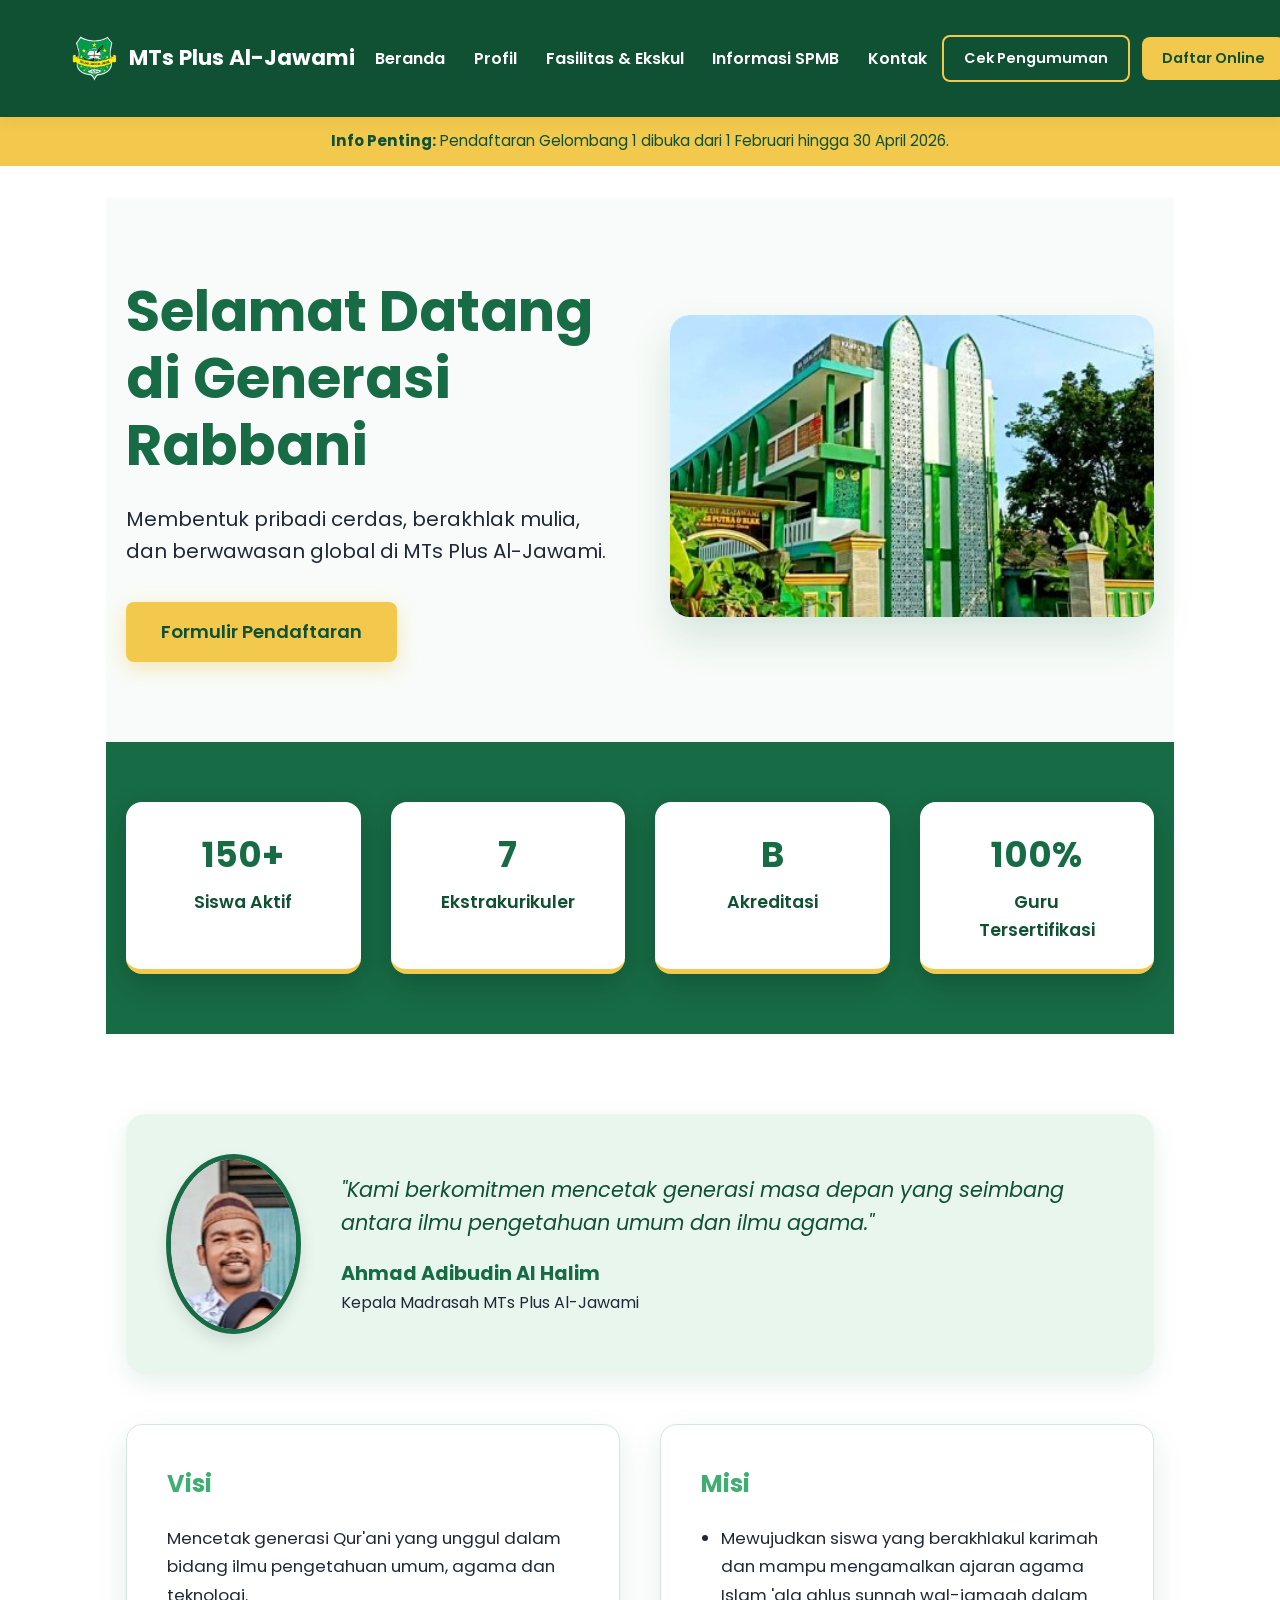
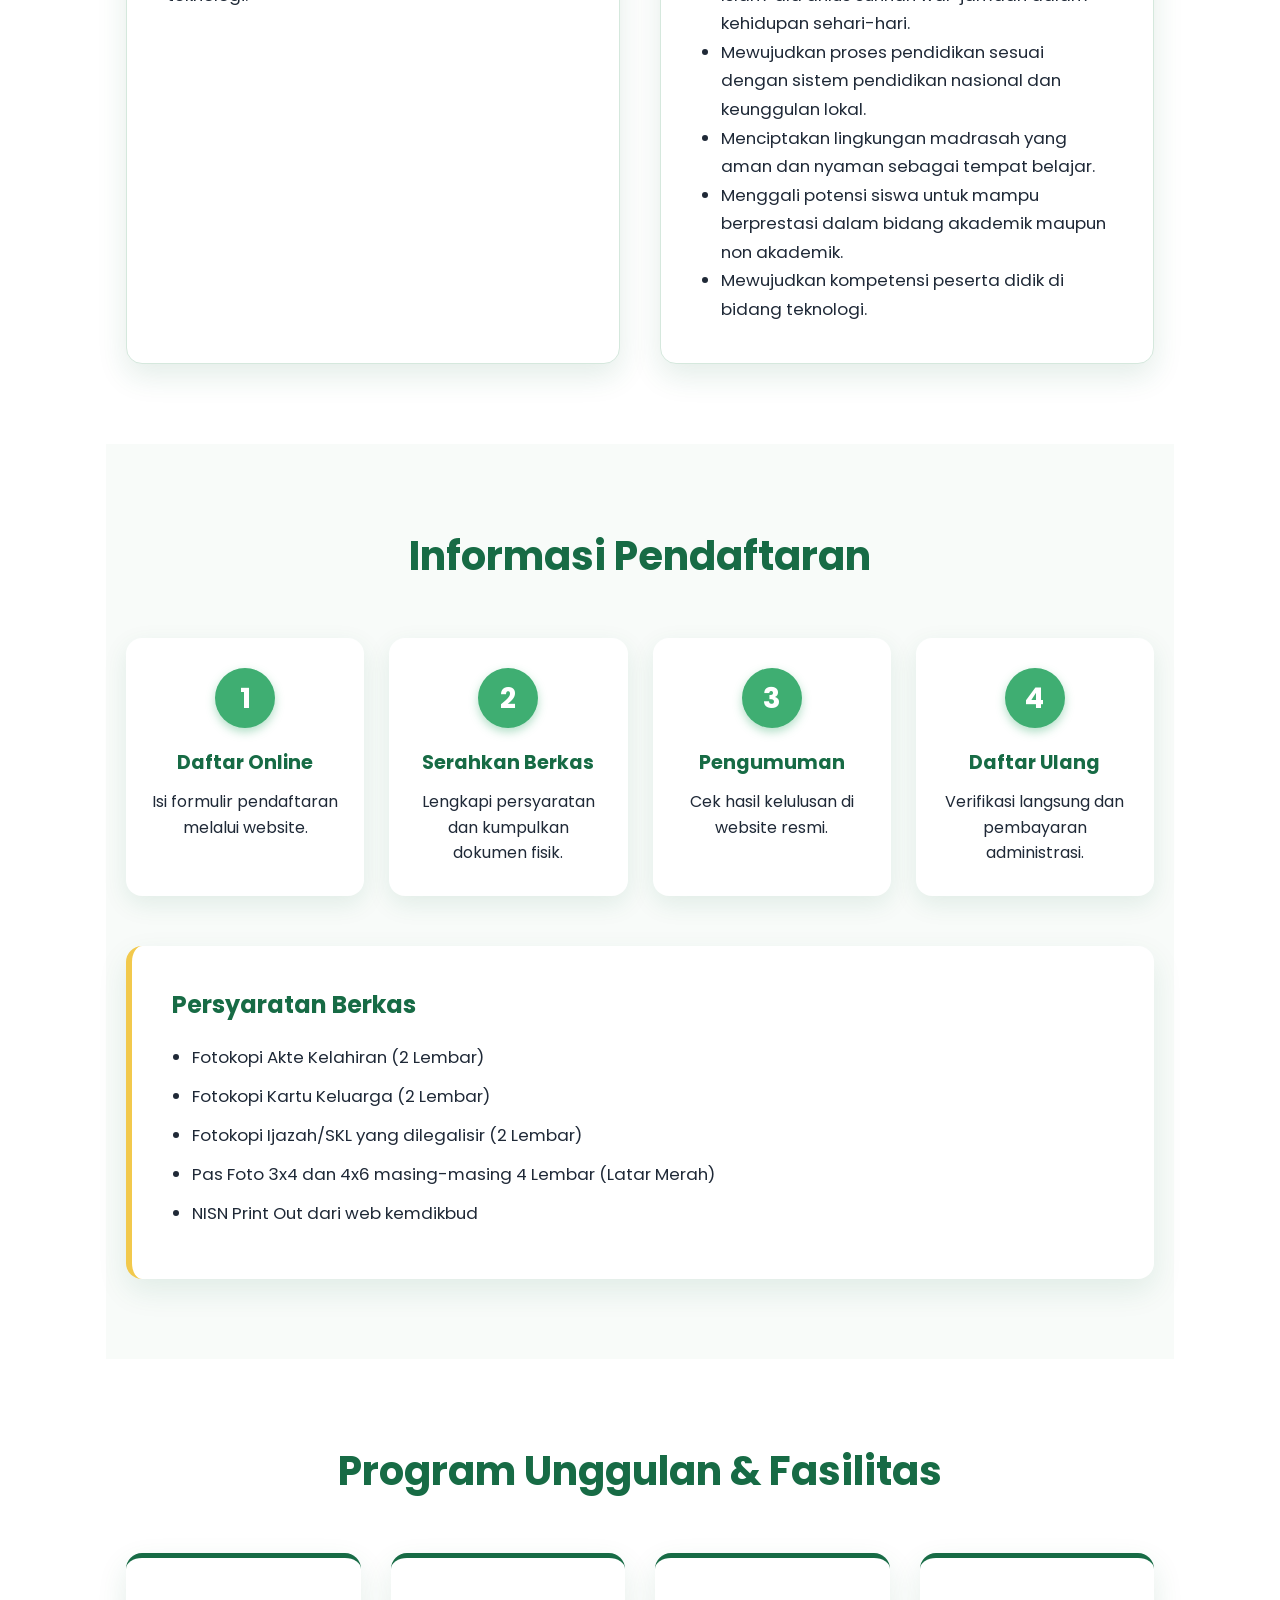
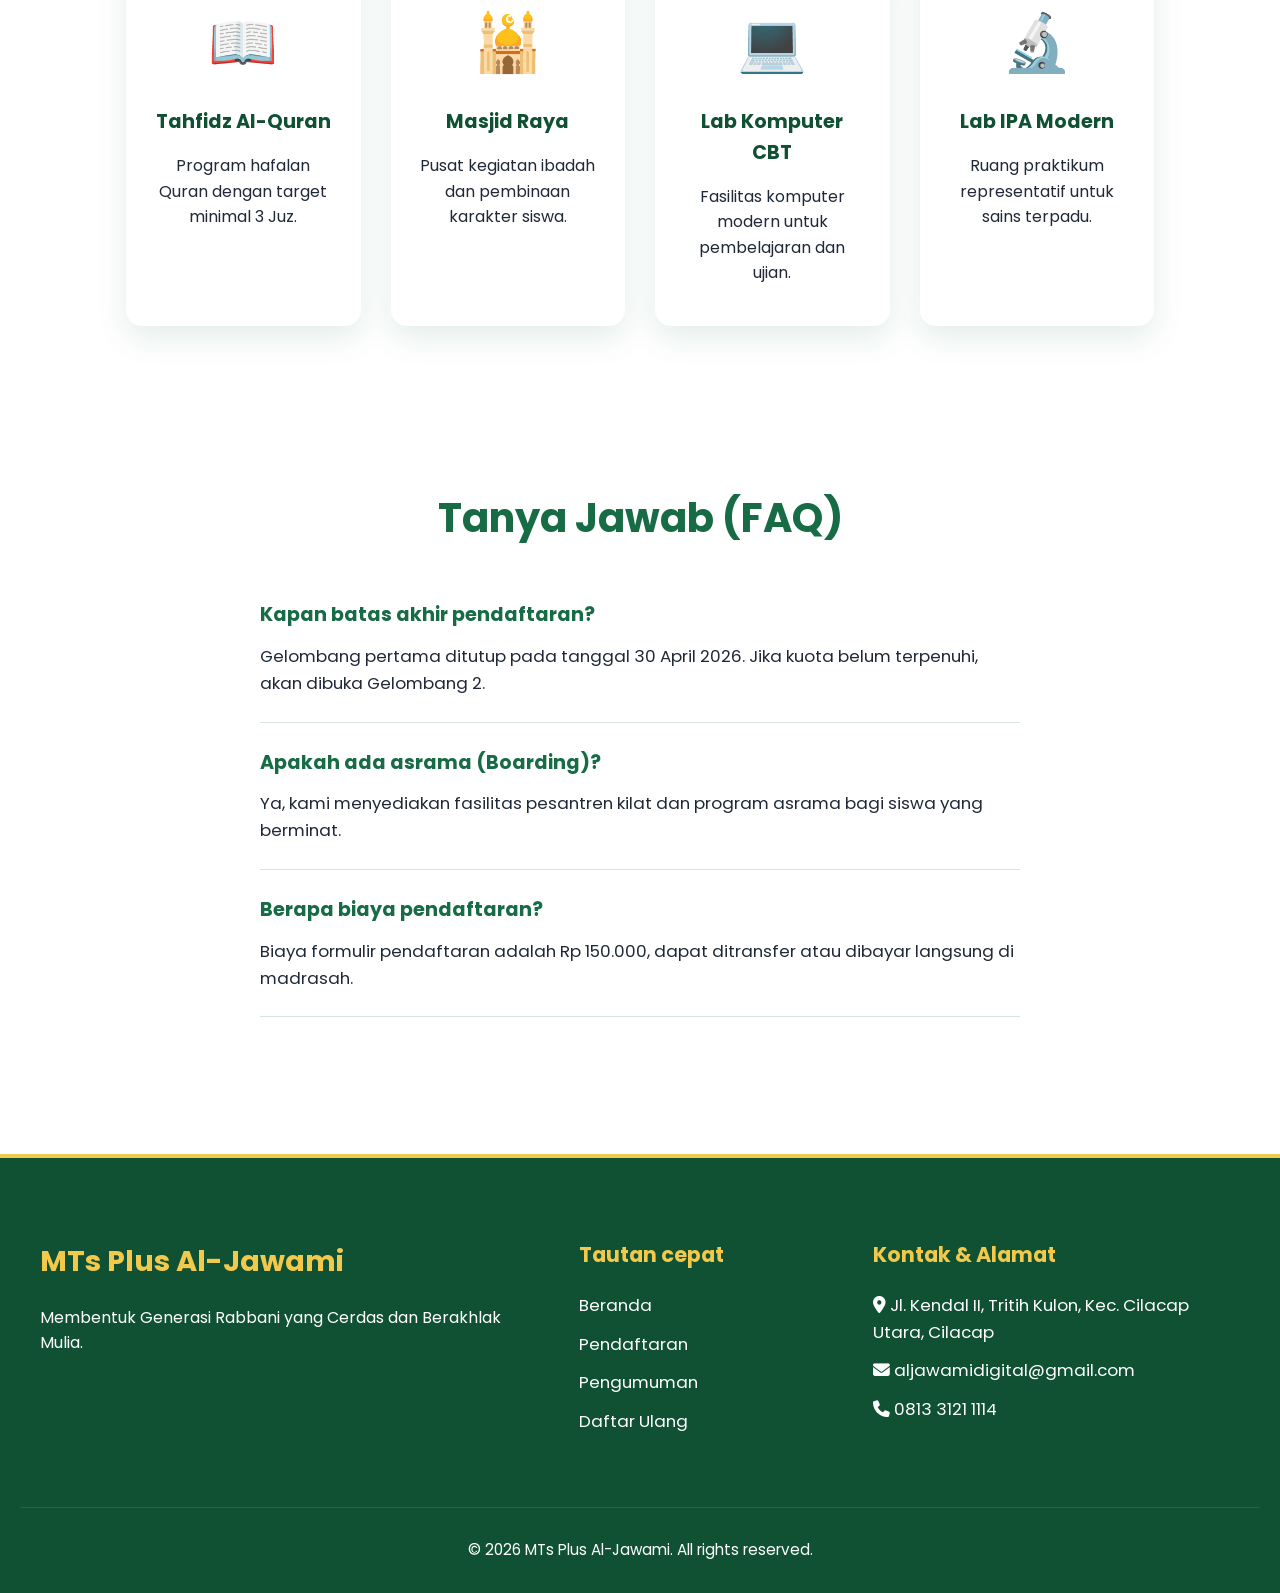
<file: index.html>
<!doctype html>
<html lang="id">

<head>
  <meta charset="UTF-8" />
  <meta name="viewport" content="width=device-width, initial-scale=1.0" />
  <title>SPMB MTs Plus Al-Jawami</title>
  <!-- Font Poppins -->
  <link href="https://fonts.googleapis.com/css2?family=Poppins:wght@300;400;600;700&display=swap" rel="stylesheet">
  <!-- Bootsrap icon -->
  <link rel="stylesheet" href="https://cdnjs.cloudflare.com/ajax/libs/font-awesome/6.5.1/css/all.min.css"
    integrity="sha512-DTOQO9RWCH3ppGqcWaEA1BIZOC6xxalwEsw9c2QQeAIftl+Vegovlnee1c9QX4TctnWMn13TZye+giMm8e2LwA=="
    crossorigin="anonymous" referrerpolicy="no-referrer" />
  <!-- <link rel="stylesheet" href="https://jsdelivr.net"> -->
  <link rel="stylesheet" href="style.css" />
</head>

<body class="spmb-landing">
  <!-- Header & Navbar -->
  <header class="landing-header">
    <nav class="landing-nav">
      <div class="landing-brand">
        <img src="assets/img/logo.png" alt="Logo MTs Plus Al-Jawami" class="landing-logo">
        <span>MTs Plus Al-Jawami</span>
      </div>
      <ul class="landing-menu">
        <li><a href="index.html">Beranda</a></li>
        <li><a href="#profil">Profil</a></li>
        <li><a href="#fasilitas">Fasilitas & Ekskul</a></li>
        <li><a href="#spmb">Informasi SPMB</a></li>
        <li><a href="#footer">Kontak</a></li>
      </ul>
      <div class="landing-cta">
        <a href="pengumuman.html" class="btn-secondary">Cek Pengumuman</a>
        <a href="daftar.html" class="btn-primary">Daftar Online</a>
      </div>
    </nav>
  </header>

  <!-- Quick Alert -->
  <div class="landing-alert">
    <strong>Info Penting:</strong> Pendaftaran Gelombang 1 dibuka dari 1 Februari hingga 30 April 2026.
  </div>

  <main class="landing-main">
    <!-- Hero Section (Split Layout) -->
    <section class="landing-hero">
      <div class="hero-container">
        <div class="hero-content">
          <h1>Selamat Datang di Generasi Rabbani</h1>
          <p>Membentuk pribadi cerdas, berakhlak mulia, dan berwawasan global di MTs Plus Al-Jawami.</p>
          <a href="daftar.html" class="hero-btn">Formulir Pendaftaran</a>
        </div>
        <div class="hero-image">
          <img src="assets/img/hero.jpeg" alt="Siswa MTs Plus Al-Jawami" />
        </div>
      </div>
    </section>

    <!-- Statistics Cards Section -->
    <section class="landing-stats-section">
      <div class="landing-stats">
        <div class="stat-card">
          <h3>150+</h3>
          <p>Siswa Aktif</p>
        </div>
        <div class="stat-card">
          <h3>7</h3>
          <p>Ekstrakurikuler</p>
        </div>
        <div class="stat-card">
          <h3>B</h3>
          <p>Akreditasi</p>
        </div>
        <div class="stat-card">
          <h3>100%</h3>
          <p>Guru Tersertifikasi</p>
        </div>
      </div>
    </section>

    <!-- Profile & Headmaster Welcome Section -->
    <section id="profil" class="landing-profil">
      <div class="headmaster-profile">
        <img src="assets/img/kepsek.jpeg" alt="Foto Kepala Madrasah" class="headmaster-photo">
        <div class="headmaster-text">
          <blockquote>"Kami berkomitmen mencetak generasi masa depan yang seimbang antara ilmu pengetahuan umum dan ilmu
            agama."</blockquote>
          <h4>Ahmad Adibudin Al Halim</h4>
          <p>Kepala Madrasah MTs Plus Al-Jawami</p>
        </div>
      </div>
      <div class="vision-mission">
        <div class="vm-card">
          <h3>Visi</h3>
          <p>Mencetak generasi Qur'ani yang unggul dalam bidang ilmu pengetahuan umum, agama dan teknologi.</p>
        </div>
        <div class="vm-card">
          <h3>Misi</h3>
          <ul>
            <li>Mewujudkan siswa yang berakhlakul karimah dan mampu mengamalkan ajaran agama Islam 'ala ahlus sunnah
              wal-jamaah dalam kehidupan sehari-hari.</li>
            <li>Mewujudkan proses pendidikan sesuai dengan sistem pendidikan nasional dan keunggulan lokal.</li>
            <li>Menciptakan lingkungan madrasah yang aman dan nyaman sebagai tempat belajar.</li>
            <li>Menggali potensi siswa untuk mampu berprestasi dalam bidang akademik maupun non akademik.</li>
            <li>Mewujudkan kompetensi peserta didik di bidang teknologi.</li>
          </ul>
        </div>
      </div>
    </section>

    <!-- SPMB Information & Registration Flow -->
    <section id="spmb" class="landing-spmb-section">
      <div class="landing-spmb-container">
        <h2>Informasi Pendaftaran</h2>
        <div class="spmb-flow">
          <div class="flow-step">
            <div class="step-number">1</div>
            <h4>Daftar Online</h4>
            <p>Isi formulir pendaftaran melalui website.</p>
          </div>
          <div class="flow-step">
            <div class="step-number">2</div>
            <h4>Serahkan Berkas</h4>
            <p>Lengkapi persyaratan dan kumpulkan dokumen fisik.</p>
          </div>
          <div class="flow-step">
            <div class="step-number">3</div>
            <h4>Pengumuman</h4>
            <p>Cek hasil kelulusan di website resmi.</p>
          </div>
          <div class="flow-step">
            <div class="step-number">4</div>
            <h4>Daftar Ulang</h4>
            <p>Verifikasi langsung dan pembayaran administrasi.</p>
          </div>
        </div>

        <div class="spmb-requirements">
          <h3>Persyaratan Berkas</h3>
          <ul>
            <li>Fotokopi Akte Kelahiran (2 Lembar)</li>
            <li>Fotokopi Kartu Keluarga (2 Lembar)</li>
            <li>Fotokopi Ijazah/SKL yang dilegalisir (2 Lembar)</li>
            <li>Pas Foto 3x4 dan 4x6 masing-masing 4 Lembar (Latar Merah)</li>
            <li>NISN Print Out dari web kemdikbud</li>
          </ul>
        </div>
      </div>
    </section>

    <!-- Featured Programs & Facilities Section -->
    <section id="fasilitas" class="landing-facilities">
      <h2>Program Unggulan & Fasilitas</h2>
      <div class="facilities-grid">
        <div class="facility-card">
          <div class="icon">📖</div>
          <h4>Tahfidz Al-Quran</h4>
          <p>Program hafalan Quran dengan target minimal 3 Juz.</p>
        </div>
        <div class="facility-card">
          <div class="icon">🕌</div>
          <h4>Masjid Raya</h4>
          <p>Pusat kegiatan ibadah dan pembinaan karakter siswa.</p>
        </div>
        <div class="facility-card">
          <div class="icon">💻</div>
          <h4>Lab Komputer CBT</h4>
          <p>Fasilitas komputer modern untuk pembelajaran dan ujian.</p>
        </div>
        <div class="facility-card">
          <div class="icon">🔬</div>
          <h4>Lab IPA Modern</h4>
          <p>Ruang praktikum representatif untuk sains terpadu.</p>
        </div>
      </div>
    </section>

    <!-- FAQ Section -->
    <section id="faq" class="landing-faq">
      <h2>Tanya Jawab (FAQ)</h2>
      <div class="faq-item">
        <h4>Kapan batas akhir pendaftaran?</h4>
        <p>Gelombang pertama ditutup pada tanggal 30 April 2026. Jika kuota belum terpenuhi, akan dibuka Gelombang 2.
        </p>
      </div>
      <div class="faq-item">
        <h4>Apakah ada asrama (Boarding)?</h4>
        <p>Ya, kami menyediakan fasilitas pesantren kilat dan program asrama bagi siswa yang berminat.</p>
      </div>
      <div class="faq-item">
        <h4>Berapa biaya pendaftaran?</h4>
        <p>Biaya formulir pendaftaran adalah Rp 150.000, dapat ditransfer atau dibayar langsung di madrasah.</p>
      </div>
    </section>
  </main>

  <!-- Footer -->
  <footer id="footer" class="landing-footer">
    <div class="footer-container">
      <div class="footer-identity">
        <h3>MTs Plus Al-Jawami</h3>
        <p>Membentuk Generasi Rabbani yang Cerdas dan Berakhlak Mulia.</p>
      </div>
      <div class="footer-links">
        <h4>Tautan cepat</h4>
        <ul>
          <li><a href="index.html">Beranda</a></li>
          <li><a href="daftar.html">Pendaftaran</a></li>
          <li><a href="pengumuman.html">Pengumuman</a></li>
          <li><a href="daftar_ulang.html">Daftar Ulang</a></li>
        </ul>
      </div>
      <div class="footer-contact">
        <h4>Kontak & Alamat</h4>
        <p><i class="fa-solid fa-location-dot"></i>
          Jl. Kendal II, Tritih Kulon, Kec. Cilacap Utara, Cilacap</p>
        <p><i class="fa-solid fa-envelope"></i> aljawamidigital@gmail.com</p>
        <p><i class="fa-solid fa-phone"></i> 0813 3121 1114</p>
      </div>
    </div>
    <div class="footer-bottom">
      <p>&copy; 2026 MTs Plus Al-Jawami. All rights reserved.</p>
    </div>
  </footer>
</body>

</html>
</file>
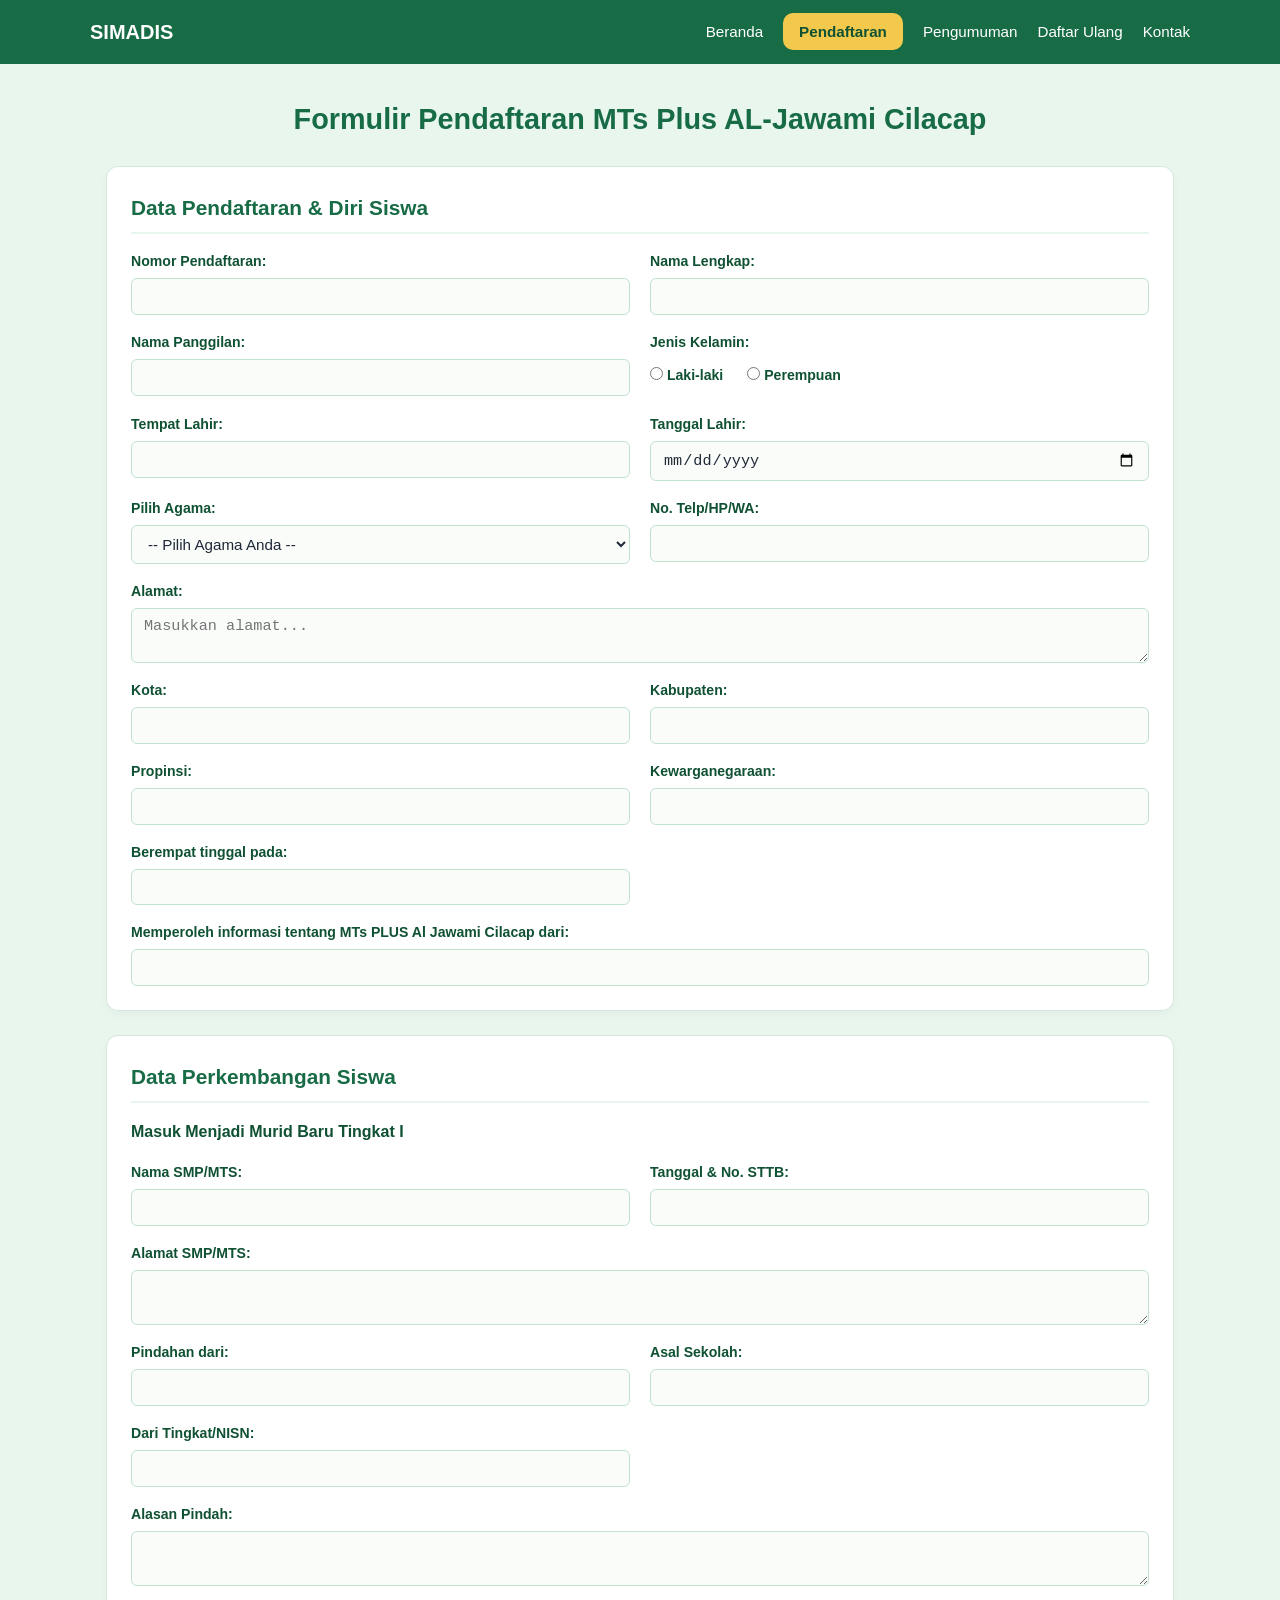
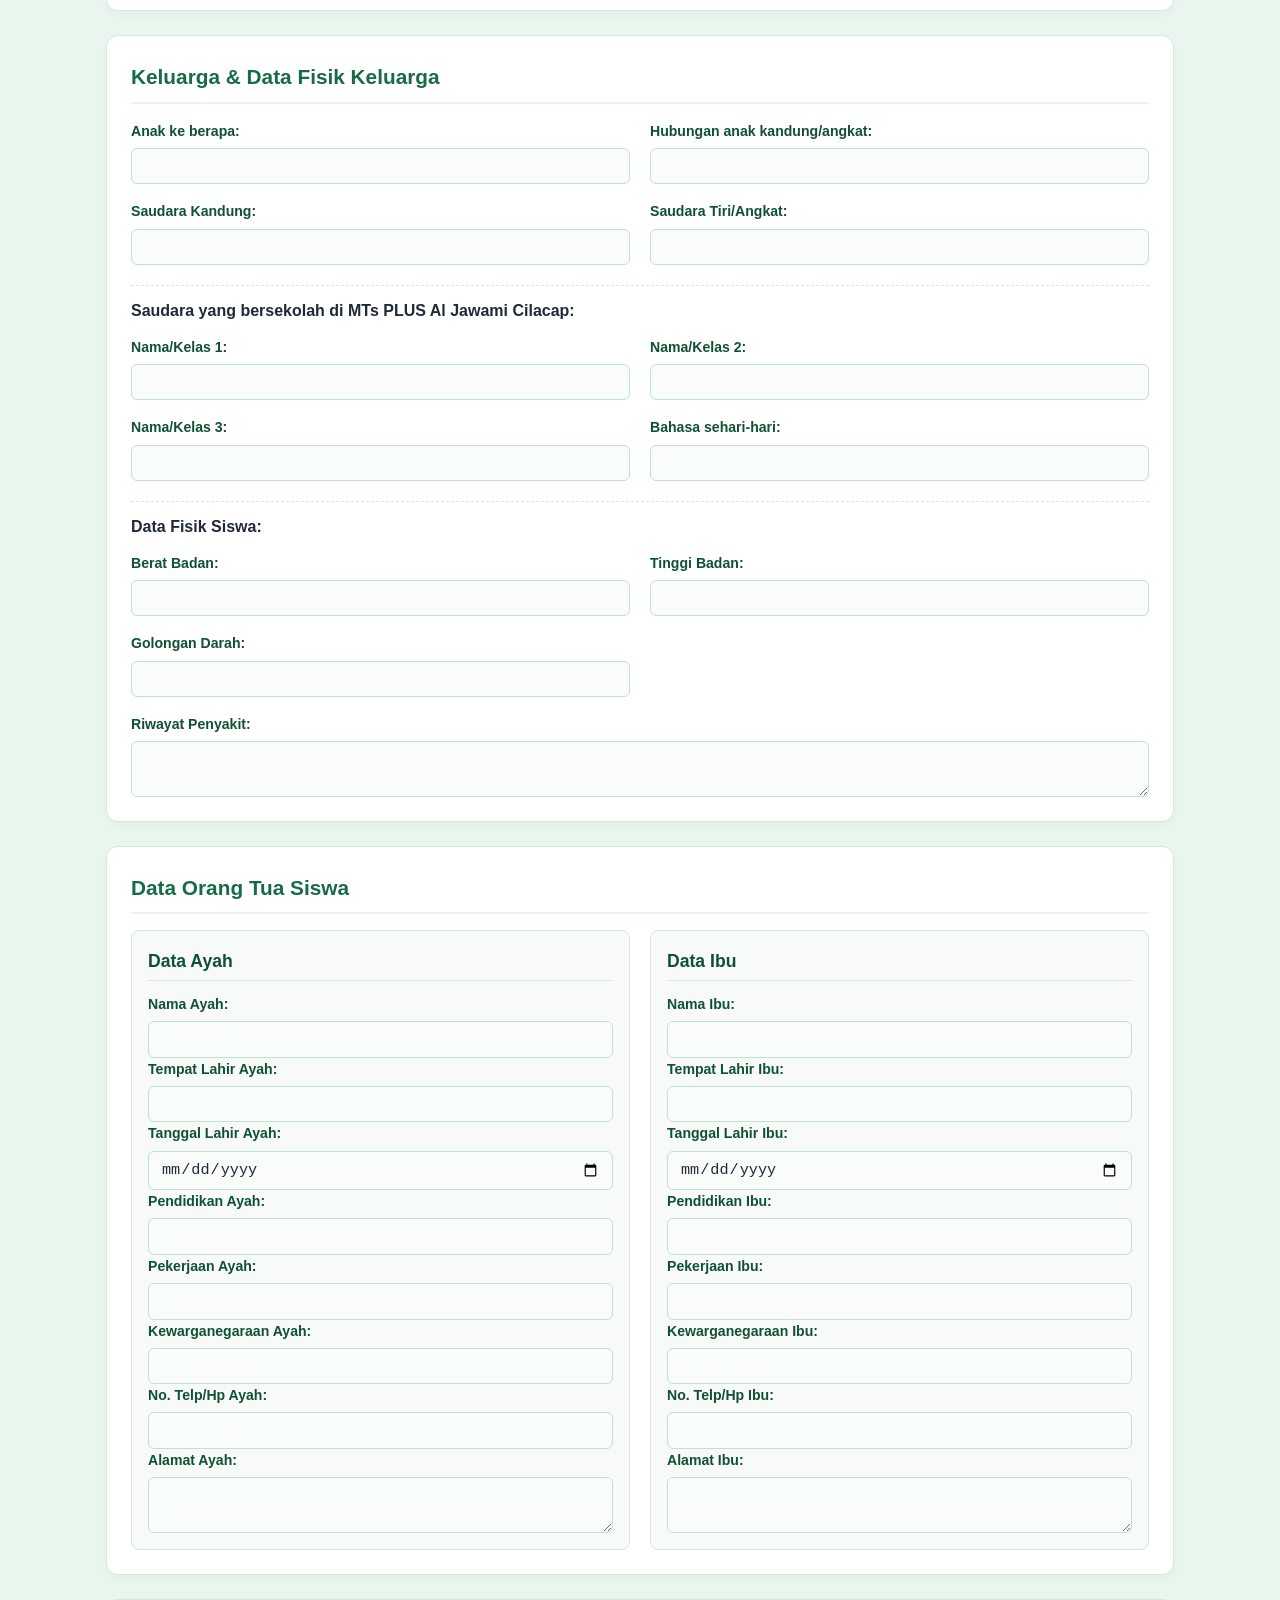
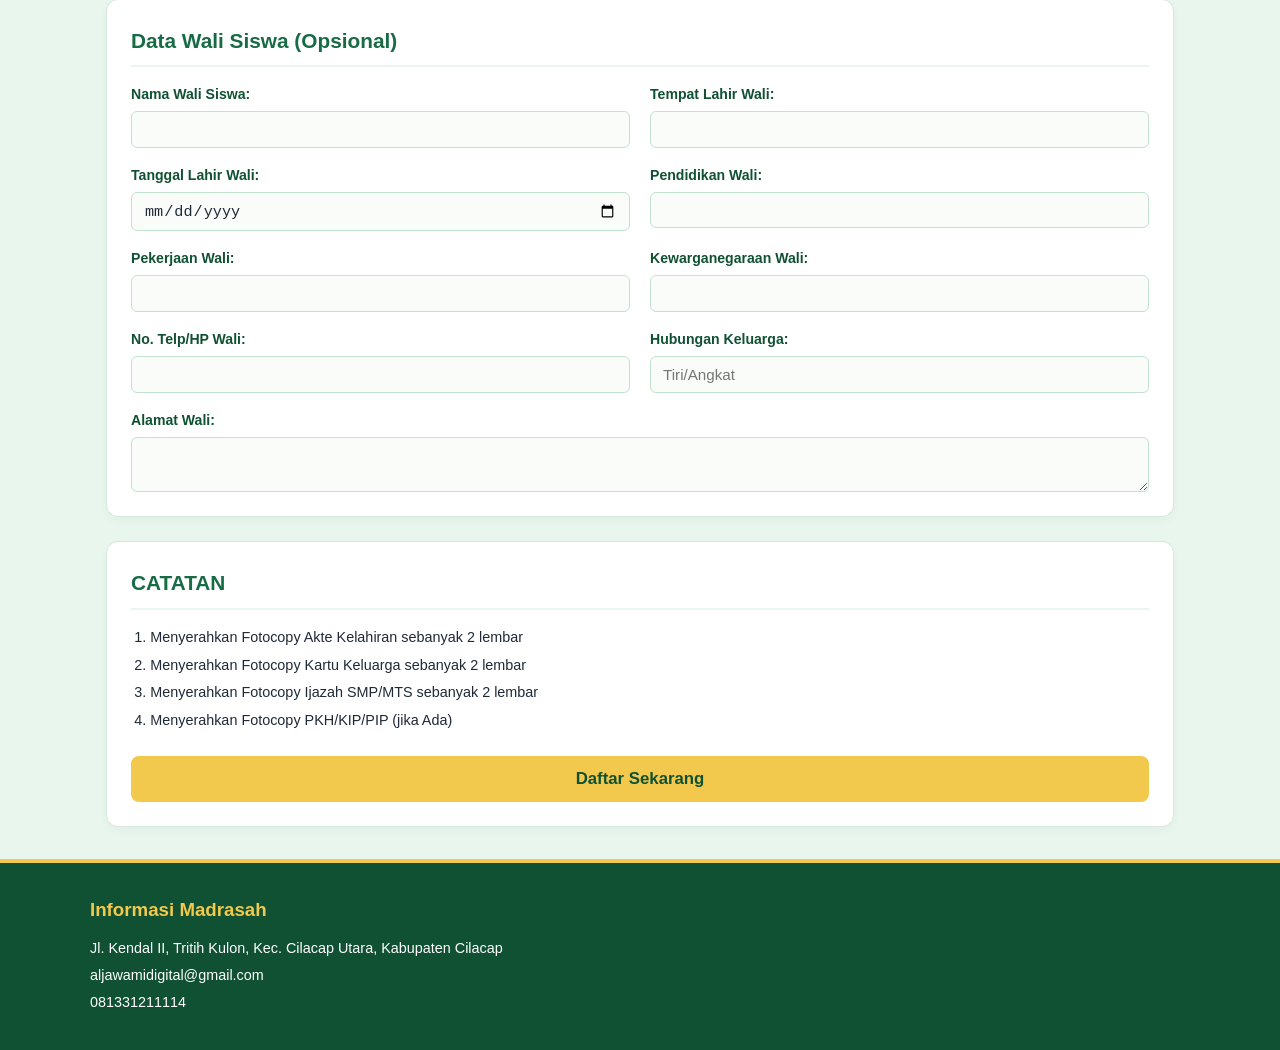
<file: daftar.html>
<!doctype html>
<html lang="en">
  <head>
    <meta charset="UTF-8" />
    <meta name="viewport" content="width=device-width, initial-scale=1.0" />
    <title>Form Pendaftaran</title>
    <link rel="stylesheet" href="style.css" />
  </head>
  <body>
    <header>
      <nav>
        <div class="brand">SIMADIS</div>
        <ul>
          <li><a href="index.html">Beranda</a></li>
          <li><a href="daftar.html" id="daftar">Pendaftaran</a></li>
          <li><a href="pengumuman.html">Pengumuman</a></li>
          <li><a href="#">Daftar Ulang</a></li>
          <li><a href="#">Kontak</a></li>
        </ul>
      </nav>
    </header>
    <main>
      <section class="form-container">
        <div class="head-form">
          <h1>Formulir Pendaftaran MTs Plus AL-Jawami Cilacap</h1>
        </div>

        <form action="/submit_daftar.html" method="post">
          
          <!-- SEKSI 1: DATA UTAMA -->
          <div class="form-card">
            <h2>Data Pendaftaran & Diri Siswa</h2>
            <div class="form-grid">
              
              <div class="form-group">
                <label for="no_daftar">Nomor Pendaftaran:</label>
                <input type="number" id="no_daftar" name="no_daftar" required min="1" />
              </div>

              <div class="form-group">
                <label for="nama">Nama Lengkap:</label>
                <input type="text" id="nama" name="nama" required />
              </div>

              <div class="form-group">
                <label for="namaPanggilan">Nama Panggilan:</label>
                <input type="text" id="namaPanggilan" name="namaPanggilan" required />
              </div>

              <div class="form-group">
                <label>Jenis Kelamin:</label>
                <div class="radio-inline">
                  <label for="jkL"><input type="radio" name="jk" id="jkL" value="Laki-laki" /> Laki-laki</label>
                  <label for="jkP"><input type="radio" name="jk" id="jkP" value="Perempuan" /> Perempuan</label>
                </div>
              </div>

              <div class="form-group">
                <label for="tmpLahir">Tempat Lahir:</label>
                <input type="text" id="tmpLahir" name="tmpLahir" required />
              </div>

              <div class="form-group">
                <label for="tglLahir">Tanggal Lahir:</label>
                <input type="date" name="tglLahir" id="tglLahir" />
              </div>

              <div class="form-group">
                <label for="agama">Pilih Agama:</label>
                <select id="agama" name="agama" required>
                  <option value="" disabled selected>-- Pilih Agama Anda --</option>
                  <option value="islam">Islam</option>
                  <option value="kristen">Kristen</option>
                  <option value="katolik">Katolik</option>
                  <option value="hindu">Hindu</option>
                  <option value="buddha">Buddha</option>
                  <option value="khonghucu">Khonghucu</option>
                </select>
              </div>

              <div class="form-group">
                <label for="noTelp">No. Telp/HP/WA:</label>
                <input type="text" id="noTelp" name="noTelp" required />
              </div>

              <div class="form-group full-width">
                <label for="alamat">Alamat:</label>
                <textarea name="alamat" id="alamat" placeholder="Masukkan alamat..." rows="2" required></textarea>
              </div>

              <div class="form-group">
                <label for="kota">Kota:</label>
                <input type="text" id="kota" name="kota" required />
              </div>

              <div class="form-group">
                <label for="kabupaten">Kabupaten:</label>
                <input type="text" id="kabupaten" name="kabupaten" required />
              </div>

              <div class="form-group">
                <label for="propinsi">Propinsi:</label>
                <input type="text" id="propinsi" name="propinsi" required />
              </div>

              <div class="form-group">
                <label for="kewarganegaraan">Kewarganegaraan:</label>
                <input type="text" id="kewarganegaraan" name="kewarganegaraan" required />
              </div>

              <div class="form-group">
                <label for="tinggalBersama">Berempat tinggal pada:</label>
                <input type="text" id="tinggalBersama" name="tinggalBersama" required />
              </div>

              <div class="form-group full-width">
                <label for="infoDari">Memperoleh informasi tentang MTs PLUS Al Jawami Cilacap dari:</label>
                <input type="text" id="infoDari" name="infoDari" required />
              </div>

            </div>
          </div>

          <!-- SEKSI 2: PERKEMBANGAN SISWA -->
          <div class="form-card">
            <h2>Data Perkembangan Siswa</h2>
            <p class="subtitle">Masuk Menjadi Murid Baru Tingkat I</p>

            <div class="form-grid">
              <div class="form-group">
                <label for="namaSMP">Nama SMP/MTS:</label>
                <input type="text" id="namaSMP" name="namaSMP" />
              </div>

              <div class="form-group">
                <label for="sttb">Tanggal & No. STTB:</label>
                <input type="text" id="sttb" name="sttb" />
              </div>

              <div class="form-group full-width">
                <label for="alamatSMP">Alamat SMP/MTS:</label>
                <textarea name="alamatSMP" id="alamatSMP" rows="2"></textarea>
              </div>

              <div class="form-group">
                <label for="pindahanDari">Pindahan dari:</label>
                <input type="text" id="pindahanDari" name="pindahanDari" />
              </div>

              <div class="form-group">
                <label for="asalSekolah">Asal Sekolah:</label>
                <input type="text" id="asalSekolah" name="asalSekolah" />
              </div>

              <div class="form-group">
                <label for="dariTingkat">Dari Tingkat/NISN:</label>
                <input type="text" id="dariTingkat" name="dariTingkat" />
              </div>

              <div class="form-group full-width">
                <label for="alasanPindah">Alasan Pindah:</label>
                <textarea name="alasanPindah" id="alasanPindah" rows="2"></textarea>
              </div>
            </div>
          </div>

          <!-- SEKSI 3: KELUARGA & DATA FISIK -->
          <div class="form-card">
            <h2>Keluarga & Data Fisik Keluarga</h2>
            
            <div class="form-grid">
              <div class="form-group">
                <label for="anakKe">Anak ke berapa:</label>
                <input type="number" id="anakKe" name="anakKe" />
              </div>

              <div class="form-group">
                <label for="hubunganAnak">Hubungan anak kandung/angkat:</label>
                <input type="text" id="hubunganAnak" name="hubunganAnak" />
              </div>

              <div class="form-group">
                <label for="saudaraKandung">Saudara Kandung:</label>
                <input type="text" id="saudaraKandung" name="saudaraKandung" />
              </div>

              <div class="form-group">
                <label for="saudaraTiri">Saudara Tiri/Angkat:</label>
                <input type="text" id="saudaraTiri" name="saudaraTiri" />
              </div>
            </div>

            <div class="sub-section">
              <p><strong>Saudara yang bersekolah di MTs PLUS Al Jawami Cilacap:</strong></p>
              <div class="form-grid">
                <div class="form-group">
                  <label for="saudara1">Nama/Kelas 1:</label>
                  <input type="text" id="saudara1" name="saudara1" />
                </div>
                <div class="form-group">
                  <label for="saudara2">Nama/Kelas 2:</label>
                  <input type="text" id="saudara2" name="saudara2" />
                </div>
                <div class="form-group">
                  <label for="saudara3">Nama/Kelas 3:</label>
                  <input type="text" id="saudara3" name="saudara3" />
                </div>
                <div class="form-group">
                  <label for="bahasa">Bahasa sehari-hari:</label>
                  <input type="text" id="bahasa" name="bahasa" />
                </div>
              </div>
            </div>

            <div class="sub-section">
              <p><strong>Data Fisik Siswa:</strong></p>
              <div class="form-grid">
                <div class="form-group">
                  <label for="beratBadan">Berat Badan:</label>
                  <input type="text" id="beratBadan" name="beratBadan" />
                </div>

                <div class="form-group">
                  <label for="tinggiBadan">Tinggi Badan:</label>
                  <input type="text" id="tinggiBadan" name="tinggiBadan" />
                </div>

                <div class="form-group">
                  <label for="golDarah">Golongan Darah:</label>
                  <input type="text" id="golDarah" name="golDarah" />
                </div>

                <div class="form-group full-width">
                  <label for="riwayatPenyakit">Riwayat Penyakit:</label>
                  <textarea name="riwayatPenyakit" id="riwayatPenyakit" rows="2"></textarea>
                </div>
              </div>
            </div>
          </div>

          <!-- SEKSI 4: ORANG TUA -->
          <div class="form-card">
            <h2>Data Orang Tua Siswa</h2>

            <div class="parent-flex">
              <!-- AYAH -->
              <div class="parent-box">
                <h3>Data Ayah</h3>
                <div class="form-group">
                  <label for="namaAyah">Nama Ayah:</label>
                  <input type="text" id="namaAyah" name="namaAyah" required />
                </div>
                <div class="form-group">
                  <label for="tmpLahirAyah">Tempat Lahir Ayah:</label>
                  <input type="text" id="tmpLahirAyah" name="tmpLahirAyah" required />
                </div>
                <div class="form-group">
                  <label for="tglLahirAyah">Tanggal Lahir Ayah:</label>
                  <input type="date" name="tglLahirAyah" id="tglLahirAyah" />
                </div>
                <div class="form-group">
                  <label for="pendidikanAyah">Pendidikan Ayah:</label>
                  <input type="text" id="pendidikanAyah" name="pendidikanAyah" />
                </div>
                <div class="form-group">
                  <label for="pkjAyah">Pekerjaan Ayah:</label>
                  <input type="text" id="pkjAyah" name="pkjAyah" required />
                </div>
                <div class="form-group">
                  <label for="kewarganegaraanAyah">Kewarganegaraan Ayah:</label>
                  <input type="text" id="kewarganegaraanAyah" name="kewarganegaraanAyah" />
                </div>
                <div class="form-group">
                  <label for="noHpAyah">No. Telp/Hp Ayah:</label>
                  <input type="text" name="noHpAyah" id="noHpAyah" />
                </div>
                <div class="form-group">
                  <label for="alamatAyah">Alamat Ayah:</label>
                  <textarea name="alamatAyah" id="alamatAyah" rows="2"></textarea>
                </div>
              </div>

              <!-- IBU -->
              <div class="parent-box">
                <h3>Data Ibu</h3>
                <div class="form-group">
                  <label for="namaIbu">Nama Ibu:</label>
                  <input type="text" id="namaIbu" name="namaIbu" required />
                </div>
                <div class="form-group">
                  <label for="tmpLahirIbu">Tempat Lahir Ibu:</label>
                  <input type="text" id="tmpLahirIbu" name="tmpLahirIbu" required />
                </div>
                <div class="form-group">
                  <label for="tglLahirIbu">Tanggal Lahir Ibu:</label>
                  <input type="date" name="tglLahirIbu" id="tglLahirIbu" />
                </div>
                <div class="form-group">
                  <label for="pendidikanIbu">Pendidikan Ibu:</label>
                  <input type="text" id="pendidikanIbu" name="pendidikanIbu" />
                </div>
                <div class="form-group">
                  <label for="pkjIbu">Pekerjaan Ibu:</label>
                  <input type="text" id="pkjIbu" name="pkjIbu" required />
                </div>
                <div class="form-group">
                  <label for="kewarganegaraanIbu">Kewarganegaraan Ibu:</label>
                  <input type="text" id="kewarganegaraanIbu" name="kewarganegaraanIbu" />
                </div>
                <div class="form-group">
                  <label for="noHpIbu">No. Telp/Hp Ibu:</label>
                  <input type="text" name="noHpIbu" id="noHpIbu" />
                </div>
                <div class="form-group">
                  <label for="alamatIbu">Alamat Ibu:</label>
                  <textarea name="alamatIbu" id="alamatIbu" rows="2"></textarea>
                </div>
              </div>
            </div>
          </div>

          <!-- SEKSI 5: WALI SISWA -->
          <div class="form-card">
            <h2>Data Wali Siswa (Opsional)</h2>
            <div class="form-grid">
              <div class="form-group">
                <label for="namaWali">Nama Wali Siswa:</label>
                <input type="text" id="namaWali" name="namaWali" />
              </div>
              <div class="form-group">
                <label for="tmpLahirWali">Tempat Lahir Wali:</label>
                <input type="text" id="tmpLahirWali" name="tmpLahirWali" />
              </div>
              <div class="form-group">
                <label for="tglLahirWali">Tanggal Lahir Wali:</label>
                <input type="date" name="tglLahirWali" id="tglLahirWali" />
              </div>
              <div class="form-group">
                <label for="pendidikanWali">Pendidikan Wali:</label>
                <input type="text" id="pendidikanWali" name="pendidikanWali" />
              </div>
              <div class="form-group">
                <label for="pkjWali">Pekerjaan Wali:</label>
                <input type="text" id="pkjWali" name="pkjWali" />
              </div>
              <div class="form-group">
                <label for="kewarganegaraanWali">Kewarganegaraan Wali:</label>
                <input type="text" id="kewarganegaraanWali" name="kewarganegaraanWali" />
              </div>
              <div class="form-group">
                <label for="noHpWali">No. Telp/HP Wali:</label>
                <input type="text" name="noHpWali" id="noHpWali" />
              </div>
              <div class="form-group">
                <label for="hubunganWali">Hubungan Keluarga:</label>
                <input type="text" id="hubunganWali" name="hubunganWali" placeholder="Tiri/Angkat" />
              </div>
              <div class="form-group full-width">
                <label for="alamatWali">Alamat Wali:</label>
                <textarea name="alamatWali" id="alamatWali" rows="2"></textarea>
              </div>
            </div>
          </div>

          <!-- SEKSI 6: CATATAN & SUBMIT -->
          <div class="form-card catatan-box">
            <h2>CATATAN</h2>
            <ol>
              <li>Menyerahkan Fotocopy Akte Kelahiran sebanyak 2 lembar</li>
              <li>Menyerahkan Fotocopy Kartu Keluarga sebanyak 2 lembar</li>
              <li>Menyerahkan Fotocopy Ijazah SMP/MTS sebanyak 2 lembar</li>
              <li>Menyerahkan Fotocopy PKH/KIP/PIP (jika Ada)</li>
            </ol>
            <button type="submit" class="btn-submit">Daftar Sekarang</button>
          </div>

        </form>
      </section>
    </main>

    <footer>
      <h3 id="kontak">Informasi Madrasah</h3>
      <ul>
        <li>Jl. Kendal II, Tritih Kulon, Kec. Cilacap Utara, Kabupaten Cilacap</li>
        <li>aljawamidigital@gmail.com</li>
        <li>081331211114</li>
      </ul>
    </footer>
  </body>
</html>
</file>
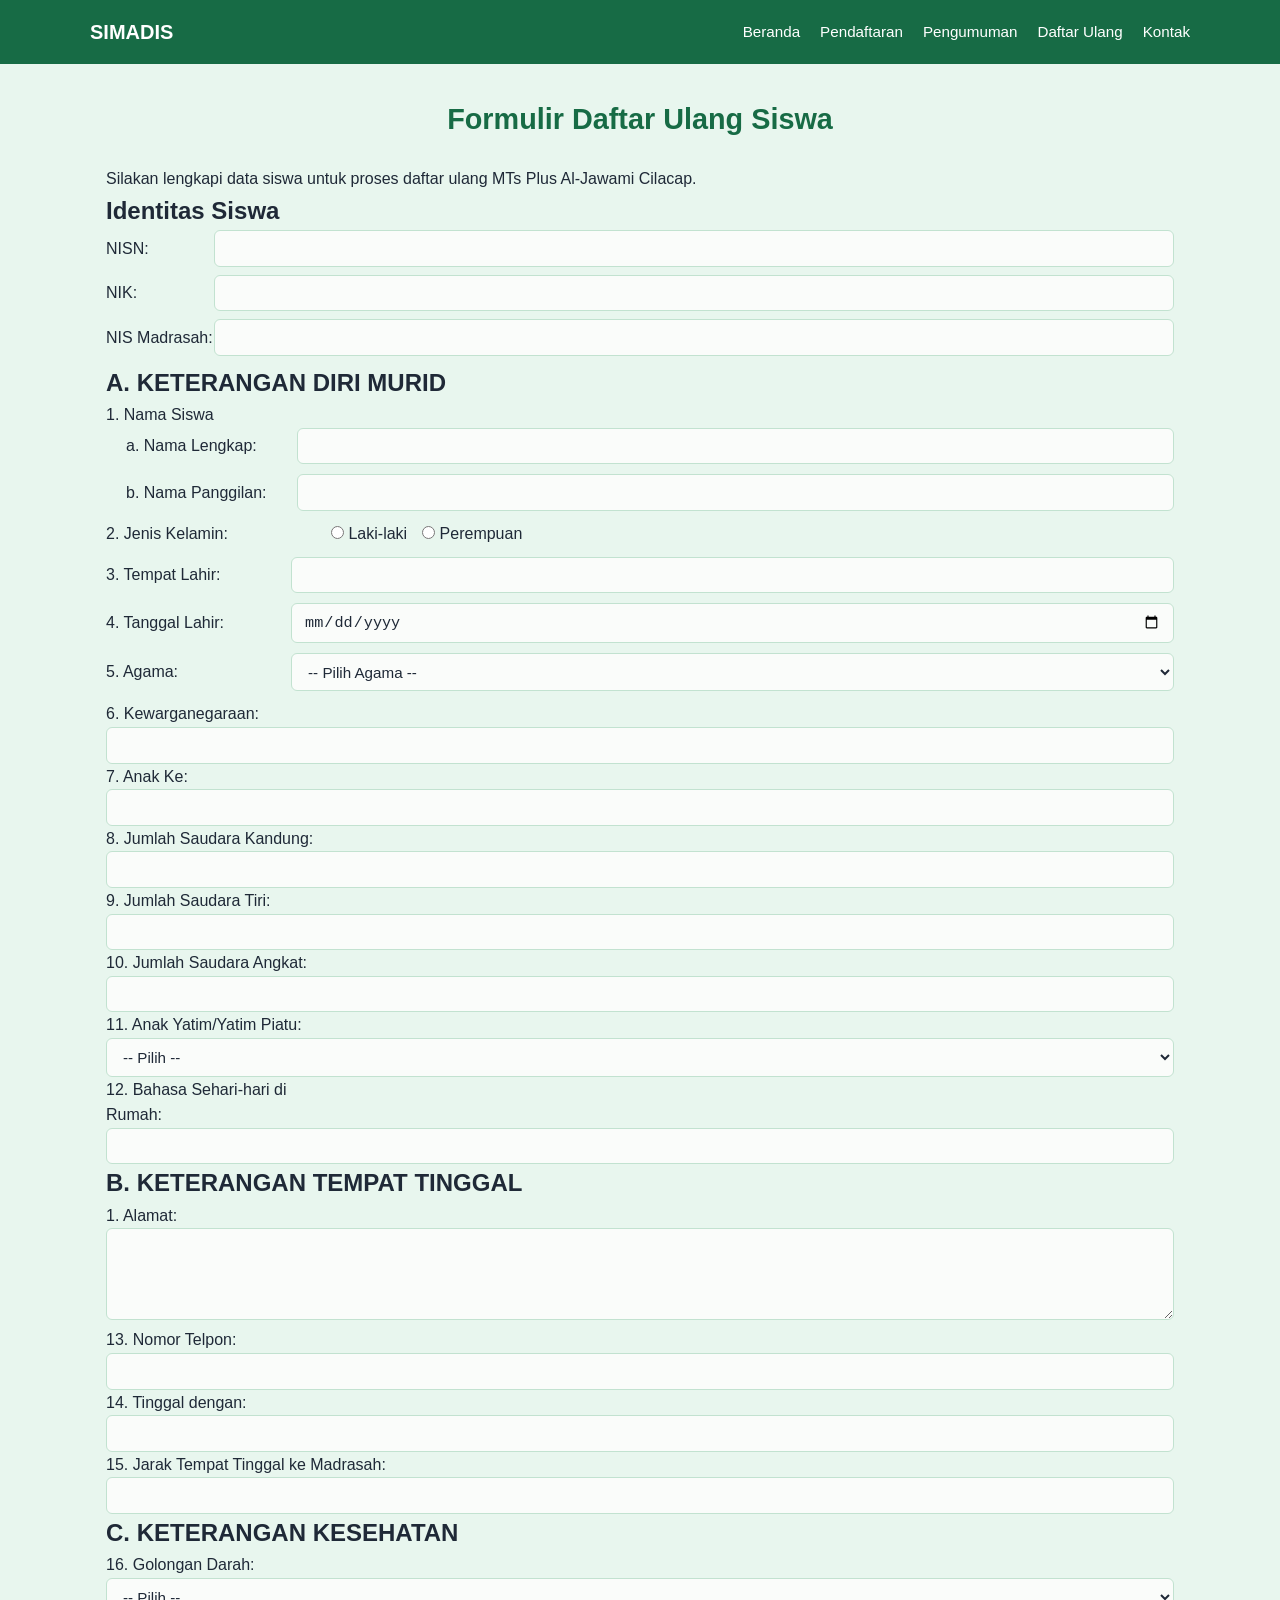
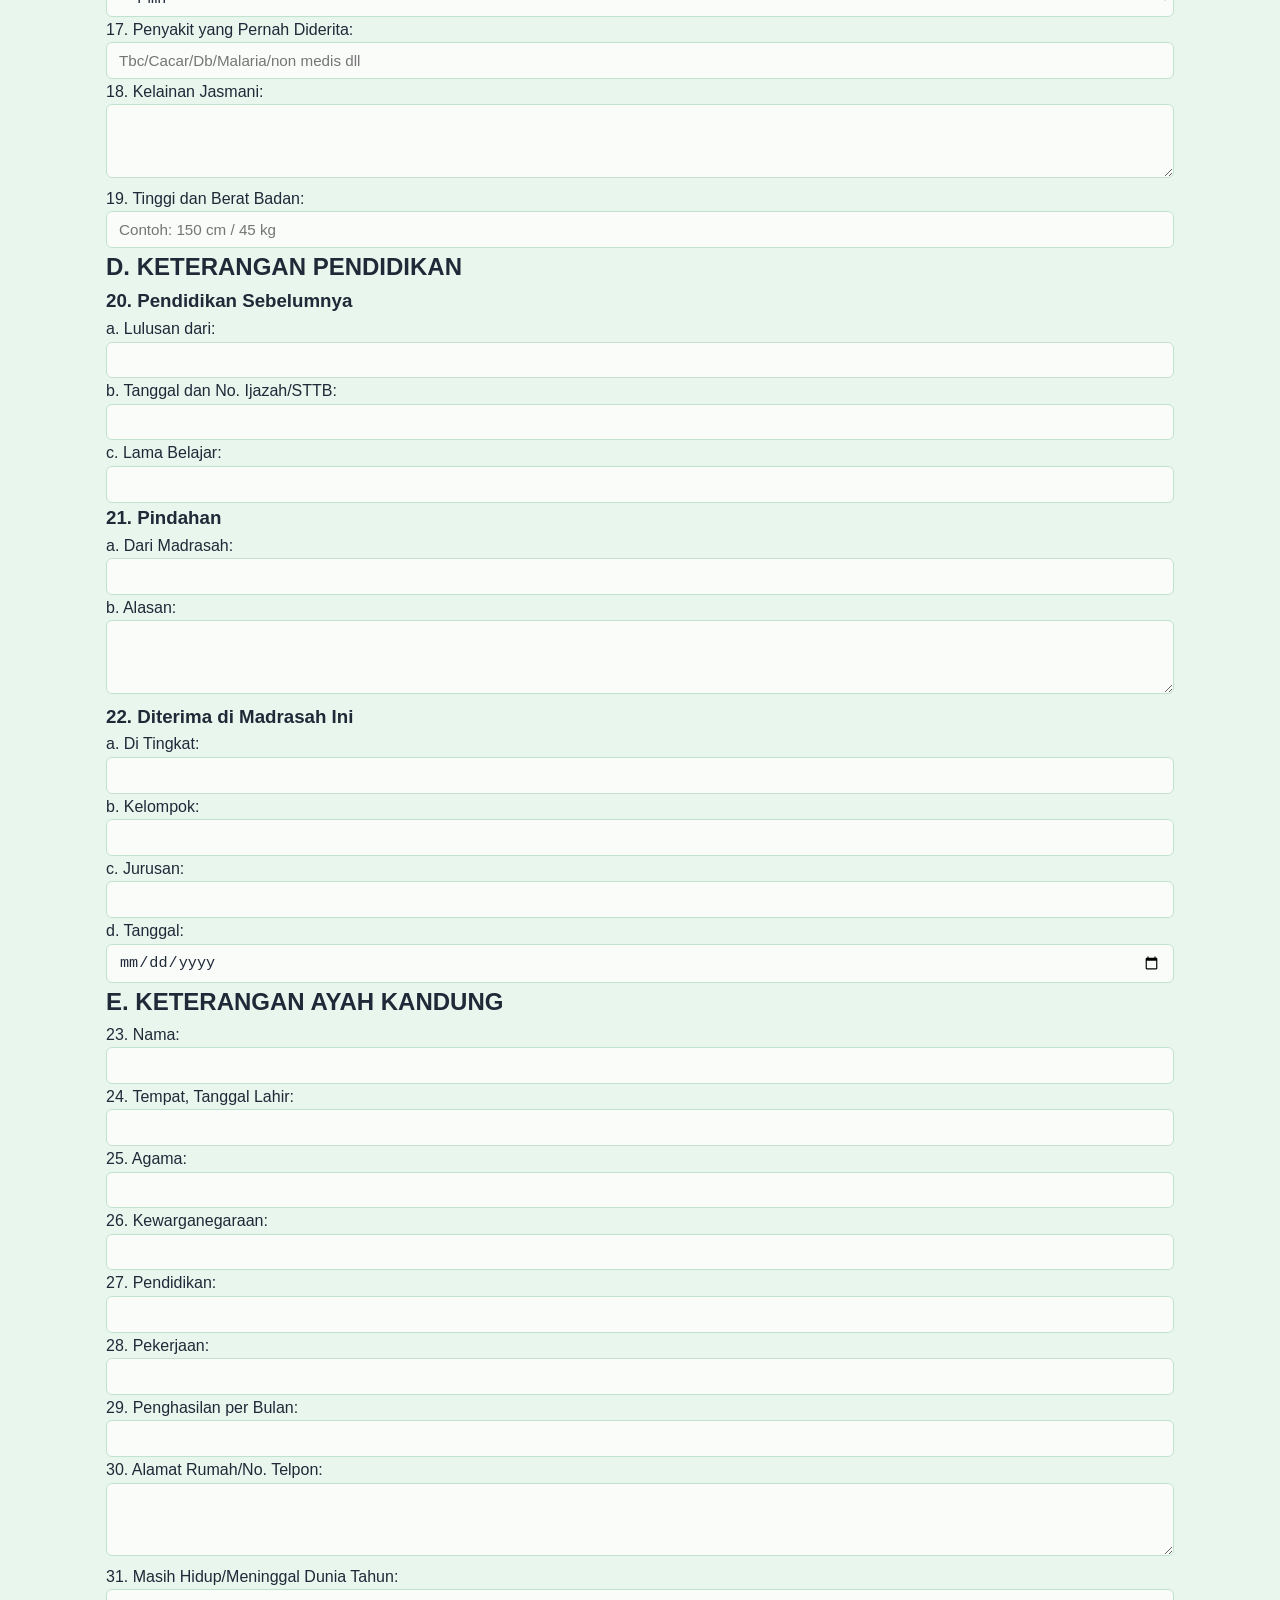
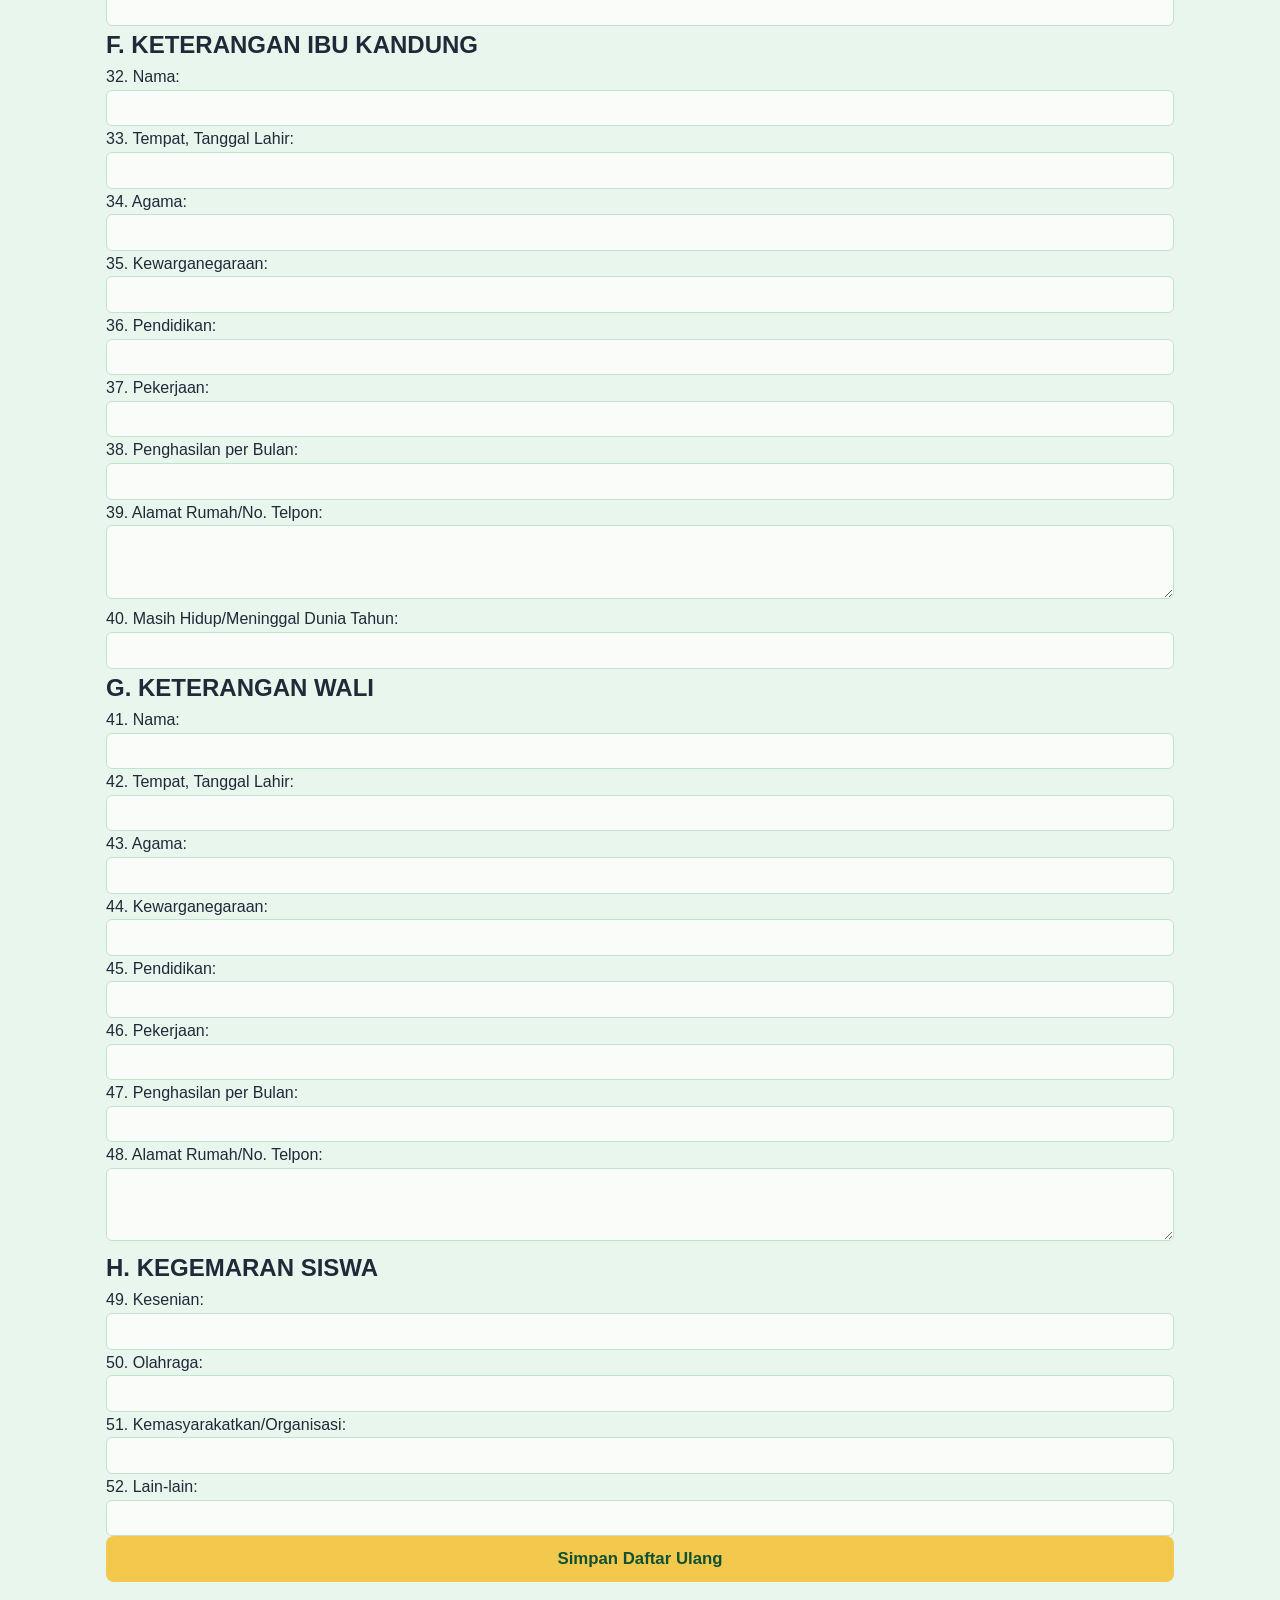
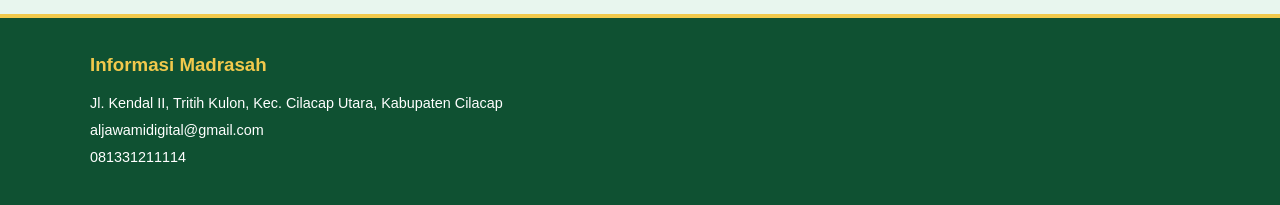
<file: daftar_ulang.html>
<!doctype html>
<html lang="en">

<head>
  <meta charset="UTF-8" />
  <meta name="viewport" content="width=device-width, initial-scale=1.0" />
  <title>Daftar Ulang - SIMADIS</title>
  <link rel="stylesheet" href="style.css" />
</head>

<body>
  <header>
    <nav>
      <div class="brand">SIMADIS</div>

      <ul>
        <li>
          <a href="index.html">Beranda</a>
        </li>
        <li>
          <a href="daftar.html">Pendaftaran</a>
        </li>
        <li>
          <a href="pengumuman.html">Pengumuman</a>
        </li>
        <li>
          <a href="daftar_ulang.html">Daftar Ulang</a>
        </li>
        <li>
          <a href="#kontak">Kontak</a>
        </li>
      </ul>
    </nav>
  </header>

  <main>
    <section class="form-daftar-ulang">
      <div class="head-form">
        <h1>Formulir Daftar Ulang Siswa</h1>
        <p>
          Silakan lengkapi data siswa untuk proses daftar ulang
          MTs Plus Al-Jawami Cilacap.
        </p>
      </div>

      <form action="submit_daftar.html" method="post">

        <!-- IDENTITAS AWAL -->
        <div class="form-section">
          <h2>Identitas Siswa</h2>

          <!-- Baris NISN -->
          <div style="display: flex; align-items: center; margin-bottom: 8px;">
            <label for="nisn" style="width: 120px;">NISN:</label>
            <input type="text" id="nisn" name="nisn" />
          </div>

          <!-- Baris NIK -->
          <div style="display: flex; align-items: center; margin-bottom: 8px;">
            <label for="nik" style="width: 120px;">NIK:</label>
            <input type="text" id="nik" name="nik" />
          </div>

          <!-- Baris NIS Madrasah -->
          <div style="display: flex; align-items: center; margin-bottom: 8px;">
            <label for="nis_madrasah" style="width: 120px;">NIS Madrasah:</label>
            <input type="text" id="nis_madrasah" name="nis_madrasah" />
          </div>

        </div>

        <!-- A -->
        <div class="form-section">
          <h2>A. KETERANGAN DIRI MURID</h2>

          <p>1. Nama Siswa</p>
          <div style="margin-left: 20px;">

            <!-- a. Nama Lengkap -->
            <div style="display: flex; align-items: center; margin-bottom: 10px;">
              <label for="nama_lengkap" style="display: inline-block; width: 205px;">a. Nama Lengkap:</label>
              <input type="text" id="nama_lengkap" name="nama_lengkap">
            </div>

            <!-- b. Nama Panggilan -->
            <div style="display: flex; align-items: center; margin-bottom: 10px;">
              <label for="nama_panggilan" style="display: inline-block; width: 205px;">b. Nama Panggilan:</label>
              <input type="text" id="nama_panggilan" name="nama_panggilan">
            </div>

          </div>

          <!-- 2. Jenis Kelamin -->
          <div style="display: flex; align-items: center; margin-bottom: 10px;">
            <label style="display: inline-block; width: 225px;">2. Jenis Kelamin:</label>
            <div class="radio-group" style="display: flex; gap: 15px;">
              <label>
                <input type="radio" name="jenis_kelamin" value="Laki-laki" />
                Laki-laki
              </label>
              <label>
                <input type="radio" name="jenis_kelamin" value="Perempuan" />
                Perempuan
              </label>
            </div>
          </div>

          <!-- 3. Tempat Lahir -->
          <div style="display: flex; align-items: center; margin-bottom: 10px;">
            <label for="tempat_lahir" style="display: inline-block; width: 225px;">3. Tempat Lahir:</label>
            <input type="text" id="tempat_lahir" name="tempat_lahir" required />
          </div>

          <!-- 4. Tanggal Lahir -->
          <div style="display: flex; align-items: center; margin-bottom: 10px;">
            <label for="tglLahir" style="display: inline-block; width: 225px;">4. Tanggal Lahir:</label>
            <input type="date" name="tglLahir" id="tglLahir" />
          </div>

        </div>
        <!-- 5. Agama -->
        <div style="display: flex; align-items: center; margin-bottom: 10px;">
          <label for="agama" style="display: inline-block; width: 225px;">5. Agama:</label>
          <select id="agama" name="agama">
            <option value="">-- Pilih Agama --</option>
            <option value="Islam">Islam</option>
            <option value="Kristen">Kristen</option>
            <option value="Katolik">Katolik</option>
            <option value="Hindu">Hindu</option>
            <option value="Buddha">Buddha</option>
            <option value="Khonghucu">Khonghucu</option>
          </select>
        </div>
        <!-- 6. kewarganegaraan -->
        <div>
          <label for="kewarganegaraan" style="display: inline-block; width: 220px;">6. Kewarganegaraan:</label>
          <input type="text" id="kewarganegaraan" name="kewarganegaraan" />
        </div>

        <!-- 7. Anak ke berapa nih -->
        <div>
          <label for="anak_ke" style="display: inline-block; width: 220px;">7. Anak Ke:</label>
          <input type="number" id="anak_ke" name="anak_ke" min="1" />
        </div>

        <!-- 8. Jumlah Saudara Kandung -->
        <div>
          <label for="saudara_kandung" style="display: inline-block; width: 220px;">8. Jumlah Saudara Kandung:</label>
          <input type="number" id="saudara_kandung" name="saudara_kandung" min="0" />
        </div>

        <!-- 9. Jumlah Saudara Tiri -->
        <div>
          <label for="saudara_tiri" style="display: inline-block; width: 220px;">9. Jumlah Saudara Tiri:</label>
          <input type="number" id="saudara_tiri" name="saudara_tiri" min="0" />
        </div>

        <!-- 10. Jumlah Saudara Angkat-->
        <div>
          <label for="saudara_angkat" style="display: inline-block; width: 220px;">10. Jumlah Saudara Angkat:</label>
          <input type="number" id="saudara_angkat" name="saudara_angkat" min="0" />
        </div>

        <!-- 11. Status Yatim/Piatu -->
        <div>
          <label for="status_yatim" style="display: inline-block; width: 220px;">11. Anak Yatim/Yatim Piatu:</label>
          <select id="status_yatim" name="status_yatim">
            <option value="">-- Pilih --</option>
            <option value="Tidak">Tidak</option>
            <option value="Yatim">Yatim</option>
            <option value="Yatim Piatu">Yatim Piatu</option>
          </select>
        </div>

        <!--12. Bahasa Sehari -->
        <div>
          <label for="bahasa" style="display: inline-block; width: 220px;">12. Bahasa Sehari-hari di Rumah:</label>
          <input type="text" id="bahasa" name="bahasa" />
        </div>
        </div>

        <!-- B -->
        <div class="form-section">
          <h2>B. KETERANGAN TEMPAT TINGGAL</h2>

          <!--1. Alamat Rumah/Domisili-->
          <div>
            <label for="alamat_tinggal" style="display: inline-block; width: 220px;">1. Alamat:</label>
            <textarea id="alamat_tinggal" name="alamat_tinggal" rows="4"></textarea>
          </div>

          <label for="telepon">13. Nomor Telpon:</label>
          <input type="text" id="telepon" name="telepon" />

          <label for="tinggal_dengan">14. Tinggal dengan:</label>
          <input type="text" id="tinggal_dengan" name="tinggal_dengan" />

          <label for="jarak_madrasah">
            15. Jarak Tempat Tinggal ke Madrasah:
          </label>
          <input type="text" id="jarak_madrasah" name="jarak_madrasah" />
        </div>

        <!-- C -->
        <div class="form-section">
          <h2>C. KETERANGAN KESEHATAN</h2>

          <label for="golongan_darah">16. Golongan Darah:</label>
          <select id="golongan_darah" name="golongan_darah">
            <option value="">-- Pilih --</option>
            <option value="A">A</option>
            <option value="B">B</option>
            <option value="AB">AB</option>
            <option value="O">O</option>
          </select>

          <label for="penyakit">
            17. Penyakit yang Pernah Diderita:
          </label>
          <input type="text" id="penyakit" name="penyakit" placeholder="Tbc/Cacar/Db/Malaria/non medis dll" />

          <label for="kelainan_jasmani">
            18. Kelainan Jasmani:
          </label>
          <textarea id="kelainan_jasmani" name="kelainan_jasmani" rows="3"></textarea>

          <label for="tinggi_berat">
            19. Tinggi dan Berat Badan:
          </label>
          <input type="text" id="tinggi_berat" name="tinggi_berat" placeholder="Contoh: 150 cm / 45 kg" />
        </div>

        <!-- D -->
        <div class="form-section">
          <h2>D. KETERANGAN PENDIDIKAN</h2>

          <h3>20. Pendidikan Sebelumnya</h3>

          <label for="lulusan_dari">a. Lulusan dari:</label>
          <input type="text" id="lulusan_dari" name="lulusan_dari" />

          <label for="ijazah">
            b. Tanggal dan No. Ijazah/STTB:
          </label>
          <input type="text" id="ijazah" name="ijazah" />

          <label for="lama_belajar">c. Lama Belajar:</label>
          <input type="text" id="lama_belajar" name="lama_belajar" />

          <h3>21. Pindahan</h3>

          <label for="asal_madrasah">a. Dari Madrasah:</label>
          <input type="text" id="asal_madrasah" name="asal_madrasah" />

          <label for="alasan_pindah">b. Alasan:</label>
          <textarea id="alasan_pindah" name="alasan_pindah" rows="3"></textarea>

          <h3>22. Diterima di Madrasah Ini</h3>

          <label for="tingkat">a. Di Tingkat:</label>
          <input type="text" id="tingkat" name="tingkat" />

          <label for="kelompok">b. Kelompok:</label>
          <input type="text" id="kelompok" name="kelompok" />

          <label for="jurusan">c. Jurusan:</label>
          <input type="text" id="jurusan" name="jurusan" />

          <label for="tanggal_diterima">d. Tanggal:</label>
          <input type="date" id="tanggal_diterima" name="tanggal_diterima" />
        </div>

        <!-- E -->
        <div class="form-section">
          <h2>E. KETERANGAN AYAH KANDUNG</h2>

          <label for="ayah_nama">23. Nama:</label>
          <input type="text" id="ayah_nama" name="ayah_nama" />

          <label for="ayah_ttl">24. Tempat, Tanggal Lahir:</label>
          <input type="text" id="ayah_ttl" name="ayah_ttl" />

          <label for="ayah_agama">25. Agama:</label>
          <input type="text" id="ayah_agama" name="ayah_agama" />

          <label for="ayah_kewarganegaraan">26. Kewarganegaraan:</label>
          <input type="text" id="ayah_kewarganegaraan" name="ayah_kewarganegaraan" />

          <label for="ayah_pendidikan">27. Pendidikan:</label>
          <input type="text" id="ayah_pendidikan" name="ayah_pendidikan" />

          <label for="ayah_pekerjaan">28. Pekerjaan:</label>
          <input type="text" id="ayah_pekerjaan" name="ayah_pekerjaan" />

          <label for="ayah_penghasilan">29. Penghasilan per Bulan:</label>
          <input type="text" id="ayah_penghasilan" name="ayah_penghasilan" />

          <label for="ayah_alamat">30. Alamat Rumah/No. Telpon:</label>
          <textarea id="ayah_alamat" name="ayah_alamat" rows="3"></textarea>

          <label for="ayah_status">
            31. Masih Hidup/Meninggal Dunia Tahun:
          </label>
          <input type="text" id="ayah_status" name="ayah_status" />
        </div>

        <!-- F -->
        <div class="form-section">
          <h2>F. KETERANGAN IBU KANDUNG</h2>

          <label for="ibu_nama">32. Nama:</label>
          <input type="text" id="ibu_nama" name="ibu_nama" />

          <label for="ibu_ttl">33. Tempat, Tanggal Lahir:</label>
          <input type="text" id="ibu_ttl" name="ibu_ttl" />

          <label for="ibu_agama">34. Agama:</label>
          <input type="text" id="ibu_agama" name="ibu_agama" />

          <label for="ibu_kewarganegaraan">35. Kewarganegaraan:</label>
          <input type="text" id="ibu_kewarganegaraan" name="ibu_kewarganegaraan" />

          <label for="ibu_pendidikan">36. Pendidikan:</label>
          <input type="text" id="ibu_pendidikan" name="ibu_pendidikan" />

          <label for="ibu_pekerjaan">37. Pekerjaan:</label>
          <input type="text" id="ibu_pekerjaan" name="ibu_pekerjaan" />

          <label for="ibu_penghasilan">38. Penghasilan per Bulan:</label>
          <input type="text" id="ibu_penghasilan" name="ibu_penghasilan" />

          <label for="ibu_alamat">39. Alamat Rumah/No. Telpon:</label>
          <textarea id="ibu_alamat" name="ibu_alamat" rows="3"></textarea>

          <label for="ibu_status">
            40. Masih Hidup/Meninggal Dunia Tahun:
          </label>
          <input type="text" id="ibu_status" name="ibu_status" />
        </div>

        <!-- G -->
        <div class="form-section">
          <h2>G. KETERANGAN WALI</h2>

          <label for="wali_nama">41. Nama:</label>
          <input type="text" id="wali_nama" name="wali_nama" />

          <label for="wali_ttl">42. Tempat, Tanggal Lahir:</label>
          <input type="text" id="wali_ttl" name="wali_ttl" />

          <label for="wali_agama">43. Agama:</label>
          <input type="text" id="wali_agama" name="wali_agama" />

          <label for="wali_kewarganegaraan">44. Kewarganegaraan:</label>
          <input type="text" id="wali_kewarganegaraan" name="wali_kewarganegaraan" />

          <label for="wali_pendidikan">45. Pendidikan:</label>
          <input type="text" id="wali_pendidikan" name="wali_pendidikan" />

          <label for="wali_pekerjaan">46. Pekerjaan:</label>
          <input type="text" id="wali_pekerjaan" name="wali_pekerjaan" />

          <label for="wali_penghasilan">47. Penghasilan per Bulan:</label>
          <input type="text" id="wali_penghasilan" name="wali_penghasilan" />

          <label for="wali_alamat">48. Alamat Rumah/No. Telpon:</label>
          <textarea id="wali_alamat" name="wali_alamat" rows="3"></textarea>
        </div>

        <!-- H -->
        <div class="form-section">
          <h2>H. KEGEMARAN SISWA</h2>

          <label for="kesenian">49. Kesenian:</label>
          <input type="text" id="kesenian" name="kesenian" />

          <label for="olahraga">50. Olahraga:</label>
          <input type="text" id="olahraga" name="olahraga" />

          <label for="organisasi">
            51. Kemasyarakatkan/Organisasi:
          </label>
          <input type="text" id="organisasi" name="organisasi" />

          <label for="lain_lain">52. Lain-lain:</label>
          <input type="text" id="lain_lain" name="lain_lain" />
        </div>

        <button type="submit" class="btn-submit">
          Simpan Daftar Ulang
        </button>
      </form>
    </section>
  </main>

  <footer>
    <h3 id="kontak">Informasi Madrasah</h3>
    <ul>
      <li>
        Jl. Kendal II, Tritih Kulon, Kec. Cilacap Utara, Kabupaten Cilacap
      </li>
      <li>aljawamidigital@gmail.com</li>
      <li>081331211114</li>
    </ul>
  </footer>
</body>

</html>
</file>
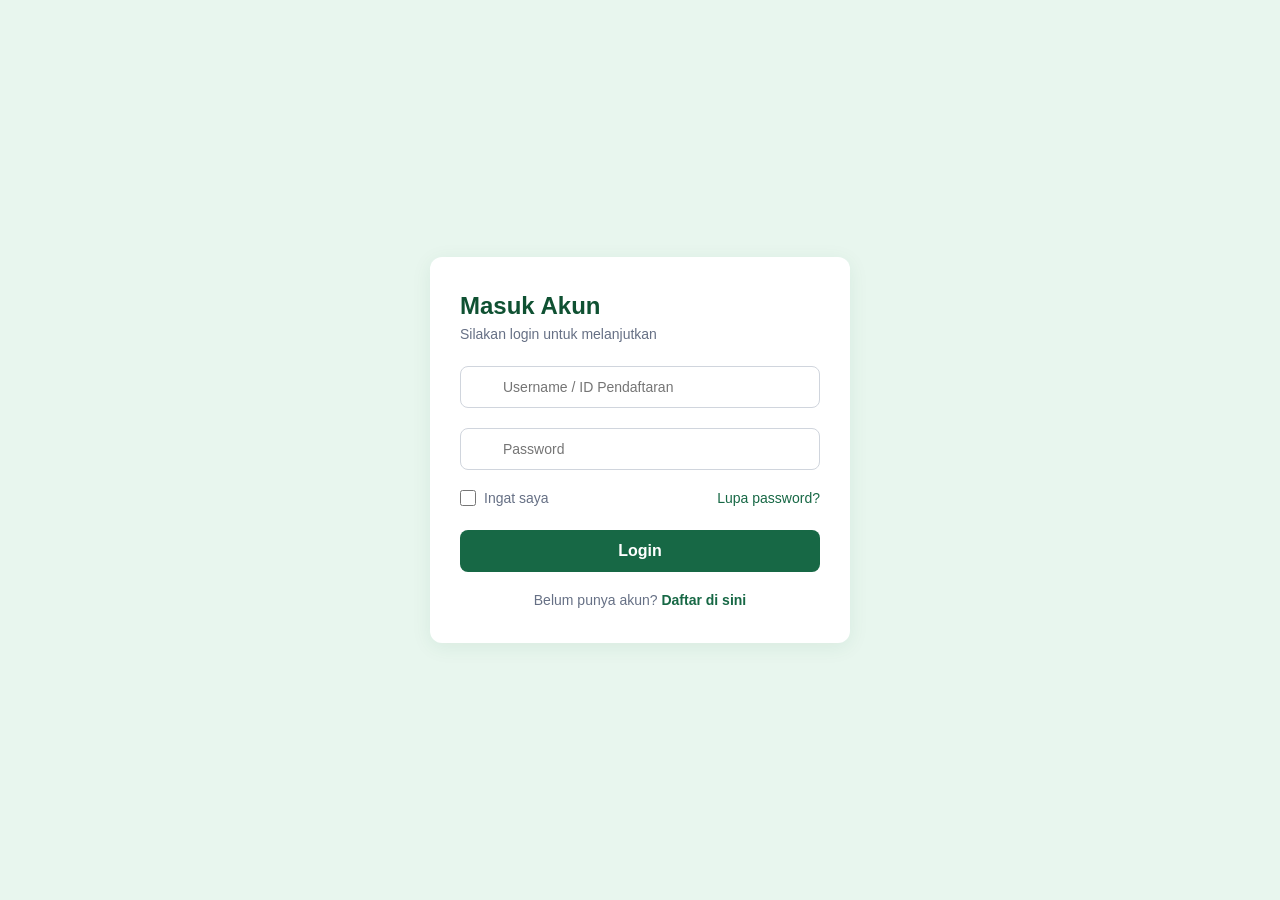
<file: login.html>
<!DOCTYPE html>
<html lang="id">

<head>
    <meta charset="UTF-8">
    <meta name="viewport" content="width=device-width, initial-scale=1.0">
    <title>Masuk Akun - MTs Plus Al-Jawami Cilacap</title>

    <style>
        * {
            box-sizing: border-box;
            margin: 0;
            padding: 0;
            font-family: 'Poppins', sans-serif;
        }

        body {
            background-color: #E8F6EE;
            /* Hijau muda sebagai background section/kartu */
            display: flex;
            justify-content: center;
            align-items: center;
            min-height: 100vh;
        }

        .login-card {
            background-color: #FFFFFF;
            width: 100%;
            max-width: 420px;
            padding: 35px 30px;
            border-radius: 12px;
            box-shadow: 0 4px 20px rgba(23, 104, 69, 0.08);
        }

        .login-header {
            margin-bottom: 24px;
        }

        .login-header h2 {
            font-size: 24px;
            font-weight: 600;
            color: #0F5132;
            margin-bottom: 6px;
        }

        .login-header p {
            font-size: 14px;
            color: #667085;
            /* Abu-abu teks sekunder */
        }

        .form-group {
            margin-bottom: 20px;
        }

        .form-group label {
            display: block;
            font-size: 14px;
            font-weight: 500;
            color: #0F5132;
            margin-bottom: 8px;
        }

        .input-container {
            position: relative;
            display: flex;
            align-items: center;
        }

        .input-container i {
            position: absolute;
            left: 14px;
            color: #667085;
            font-size: 16px;
        }

        .input-container .toggle-password {
            position: absolute;
            right: 14px;
            cursor: pointer;
            color: #667085;
        }

        .input-container input {
            width: 100%;
            padding: 12px 14px 12px 42px;
            border: 1px solid #D0D5DD;
            border-radius: 8px;
            font-size: 14px;
            color: #101828;
            outline: none;
            transition: border-color 0.2s, box-shadow 0.2s;
            background-color: #FFFFFF;
        }

        .input-container input:focus {
            border-color: #176845;
            box-shadow: 0 0 0 3px rgba(23, 104, 69, 0.12);
        }

        .form-options {
            display: flex;
            justify-content: space-between;
            align-items: center;
            font-size: 14px;
            margin-bottom: 24px;
        }

        .remember-me {
            display: flex;
            align-items: center;
            gap: 8px;
            color: #667085;
            cursor: pointer;
        }

        .remember-me input[type="checkbox"] {
            accent-color: #176845;
            width: 16px;
            height: 16px;
            cursor: pointer;
        }

        .forgot-password {
            color: #176845;
            text-decoration: none;
            font-weight: 500;
        }

        .forgot-password:hover {
            text-decoration: underline;
        }

        .btn-login {
            width: 100%;
            padding: 12px;
            background-color: #176845;
            /* Hijau Utama */
            color: #FFFFFF;
            border: none;
            border-radius: 8px;
            font-size: 16px;
            font-weight: 600;
            cursor: pointer;
            transition: background-color 0.2s;
        }

        .btn-login:hover {
            background-color: #0F5132;
            /* Hijau Gelap */
        }

        .login-footer {
            text-align: center;
            margin-top: 20px;
            font-size: 14px;
            color: #667085;
        }

        .login-footer a {
            color: #176845;
            text-decoration: none;
            font-weight: 600;
        }

        .login-footer a:hover {
            text-decoration: underline;
        }
    </style>
</head>

<body>

    <div class="login-card">
        <div class="login-header">
            <h2>Masuk Akun</h2>
            <p>Silakan login untuk melanjutkan</p>
        </div>

        <form action="#" method="POST">
            <div class="form-group">
                <div class="input-container">
                    <i class="fa-regular fa-user"></i>
                    <input type="text" placeholder="Username / ID Pendaftaran" required>
                </div>
            </div>

            <div class="form-group">
                <div class="input-container">
                    <i class="fa-regular fa-lock"></i>
                    <input type="password" id="password" placeholder="Password" required>
                    <i class="fa-regular fa-eye toggle-password" onclick="togglePassword()"></i>
                </div>
            </div>

            <div class="form-options">
                <label class="remember-me">
                    <input type="checkbox" name="remember"> Ingat saya
                </label>
                <a href="#" class="forgot-password">Lupa password?</a>
            </div>

            <button type="submit" class="btn-login">Login</button>
        </form>

        <div class="login-footer">
            Belum punya akun? <a href="#">Daftar di sini</a>
        </div>
    </div>

    <script>
        // Fungsi interaktif untuk menampilkan/menyembunyikan password
        function togglePassword() {
            const passwordInput = document.getElementById('password');
            const icon = document.querySelector('.toggle-password');
            if (passwordInput.type === 'password') {
                passwordInput.type = 'text';
                icon.classList.remove('fa-eye');
                icon.classList.add('fa-eye-slash');
            } else {
                passwordInput.type = 'password';
                icon.classList.remove('fa-eye-slash');
                icon.classList.add('fa-eye');
            }
        }
    </script>

</body>

</html>
</file>
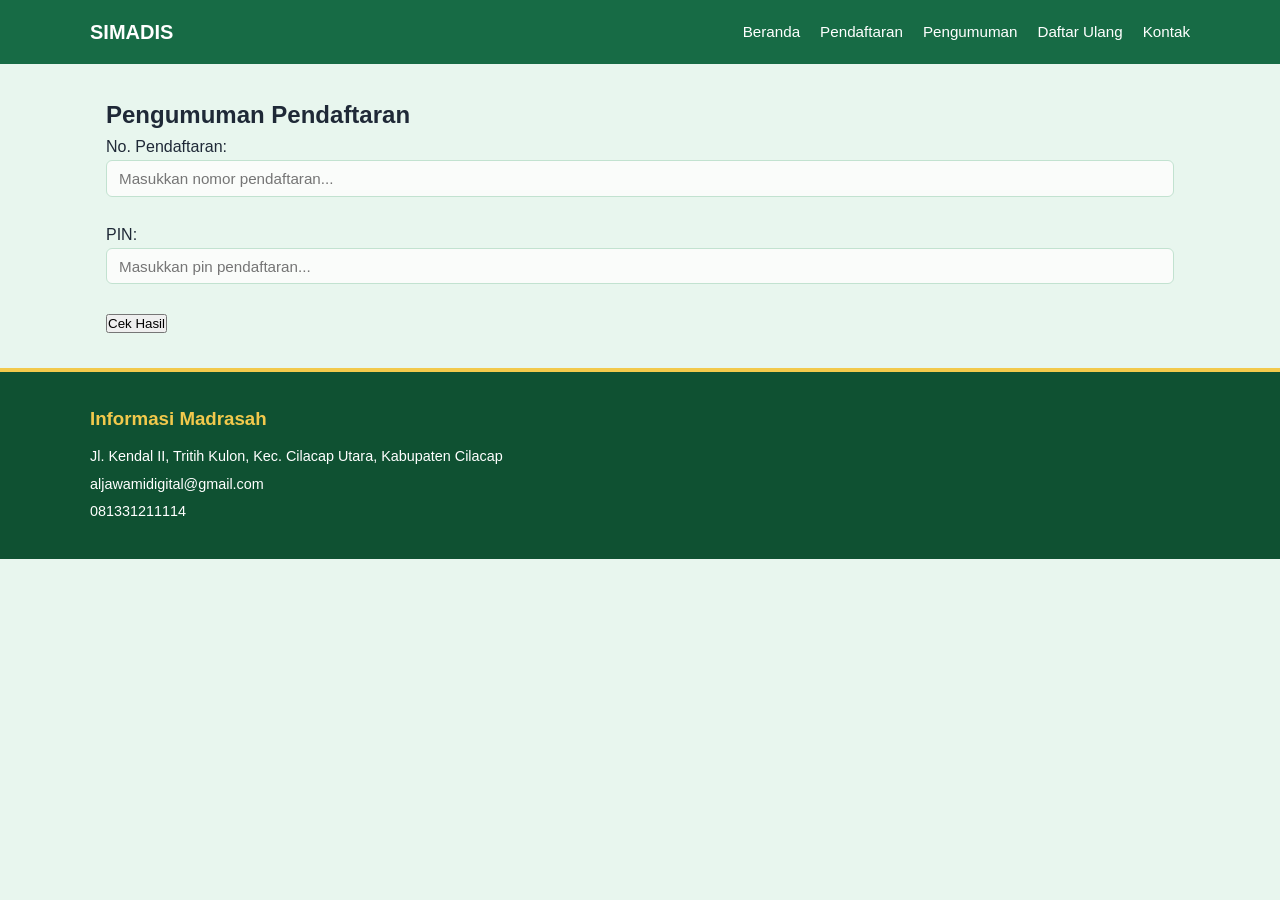
<file: pengumuman.html>
<!doctype html>
<html lang="en">

<head>
  <meta charset="UTF-8" />
  <meta name="viewport" content="width=device-width, initial-scale=1.0" />
  <title>Form Pendaftaran</title>
  <link rel="stylesheet" href="style.css" />
</head>

<body>
  <header>
    <nav>
      <div class="brand">SIMADIS</div>
      <ul>
        <li>
          <a href="index.html">Beranda</a>
        </li>
        <li>
          <a href="daftar.html">Pendaftaran</a>
        </li>
        <li>
          <a href="pengumuman.html">Pengumuman</a>
        </li>
        <li>
          <a href="daftar_ulang.html">Daftar Ulang</a>
        </li>
        <li>
          <a href="#kontak">Kontak</a>
        </li>
      </ul>
    </nav>
  </header>
  <main>
    <section>
      <div class="head">
        <h1>Pengumuman Pendaftaran</h1>
      </div>
      <form action="/daftar_ulang.html" method="post">
        <label for="no_daftar">No. Pendaftaran:</label>
        <input type="number" id="no_daftar" name="no_daftar" placeholder="Masukkan nomor pendaftaran..." required
          min="0" /><br /><br />
        <label for="pin">PIN:</label>
        <input type="text" id="pin" name="pin" placeholder="Masukkan pin pendaftaran..." required /><br /><br />

        <button type="submit">Cek Hasil</button>
      </form>
    </section>
  </main>
  <footer>
    <h3 id="kontak">Informasi Madrasah</h3>
    <ul>
      <li>
        Jl. Kendal II, Tritih Kulon, Kec. Cilacap Utara, Kabupaten Cilacap
      </li>
      <li>aljawamidigital@gmail.com</li>
      <li>081331211114</li>
    </ul>
  </footer>
</body>

</html>
</file>
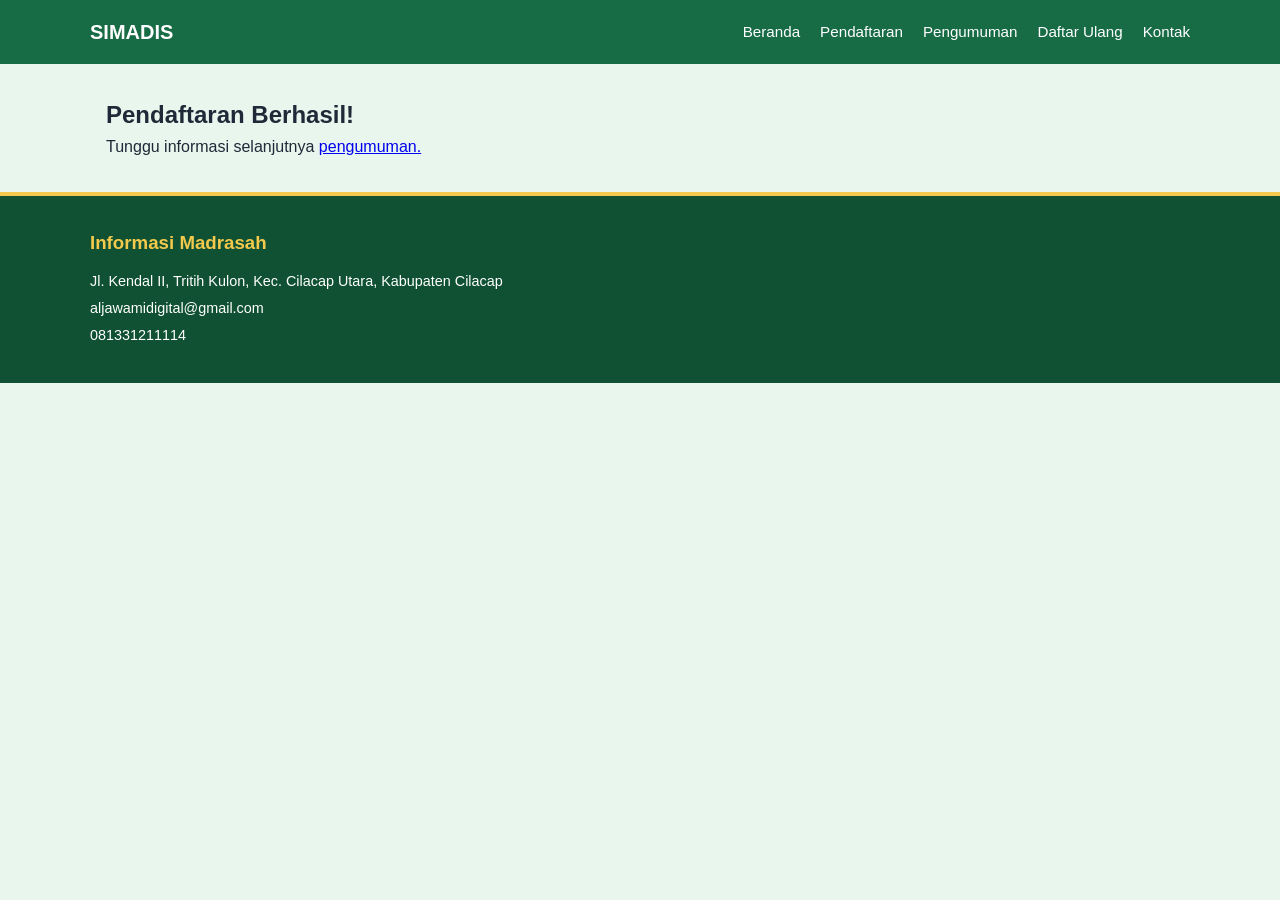
<file: submit_daftar.html>
<!doctype html>
<html lang="en">

<head>
  <meta charset="UTF-8" />
  <meta name="viewport" content="width=device-width, initial-scale=1.0" />
  <title>Form Pendaftaran</title>
  <link rel="stylesheet" href="style.css" />
</head>

<body>
  <header>
    <nav>
      <div class="brand">SIMADIS</div>
      <ul>
        <li>
          <a href="index.html">Beranda</a>
        </li>
        <li>
          <a href="daftar.html">Pendaftaran</a>
        </li>
        <li>
          <a href="pengumuman.html">Pengumuman</a>
        </li>
        <li>
          <a href="daftar_ulang.html">Daftar Ulang</a>
        </li>
        <li>
          <a href="#kontak">Kontak</a>
        </li>
      </ul>
    </nav>
  </header>
  <main>
    <section>
      <div class="confirm-page">
        <h2>Pendaftaran Berhasil!</h2>
        <p>
          Tunggu informasi selanjutnya
          <a href="pengumuman.html">pengumuman.</a>
        </p>
      </div>
    </section>
  </main>
  <footer>
    <h3 id="kontak">Informasi Madrasah</h3>
    <ul>
      <li>
        Jl. Kendal II, Tritih Kulon, Kec. Cilacap Utara, Kabupaten Cilacap
      </li>
      <li>aljawamidigital@gmail.com</li>
      <li>081331211114</li>
    </ul>
  </footer>
</body>

</html>
</file>
<file: style.css>
* {
  box-sizing: border-box;
  margin: 0;
  padding: 0;
}

body {
  font-family: Arial, sans-serif;
  line-height: 1.6;
  background-color: #E8F6EE;
  color: #1F2937;
}

/* Header & Navigasi */
header {
  background-color: #176B45;
  padding: 1rem 2rem;
}

nav {
  display: flex;
  justify-content: space-between;
  align-items: center;
  max-width: 1100px;
  margin: 0 auto;
}

.brand {
  font-size: 1.25rem;
  font-weight: bold;
  color: #FFFFFF;
  text-decoration: none;
}

nav ul {
  display: flex;
  list-style: none;
  gap: 1.25rem;
}

nav ul li a {
  color: #FFFFFF;
  text-decoration: none;
  font-size: 0.95rem;
}

nav ul li a:hover {
  color: #F2C94C;
}

nav ul li #daftar {
  background-color: #F2C94C;
  box-sizing: border-box;
  padding: 10px 16px;
  border-radius: 10px;
  color: #0F5132;
  font-weight: bold;
}

/* Konten Utama */
main {
  max-width: 1100px;
  margin: 2rem auto;
  padding: 0 1rem;
}

.head-form h1 {
  color: #176B45;
  font-size: 1.8rem;
  margin-bottom: 1.5rem;
  text-align: center;
}

/* PERBAIKAN UTAMA: KARTU PEMBUNGKUS & GRID */
.form-card {
  background-color: #FFFFFF;
  border: 1px solid #D5E8DD;
  border-radius: 12px;
  padding: 1.5rem;
  margin-bottom: 1.5rem;
  box-shadow: 0 4px 10px rgba(0, 0, 0, 0.03);
}

.form-card h2 {
  color: #176B45;
  font-size: 1.3rem;
  border-bottom: 2px solid #E8F6EE;
  padding-bottom: 0.5rem;
  margin-bottom: 1rem;
}

.subtitle {
  font-weight: bold;
  color: #0F5132;
  margin-bottom: 1rem;
}

/* SISTEM GRID 2 KOLOM (Mencegah Input Memanjang Vertikal) */
.form-grid {
  display: grid;
  grid-template-columns: repeat(2, 1fr);
  gap: 1rem 1.25rem;
}

.form-group {
  display: flex;
  flex-direction: column;
}

.form-group.full-width {
  grid-column: 1 / -1;
}

.form-group label {
  font-size: 0.88rem;
  font-weight: bold;
  color: #0F5132;
  margin-bottom: 0.35rem;
}

/* EFEK INPUT MODERN & RAPI */
input[type="text"],
input[type="number"],
input[type="date"],
select,
textarea {
  width: 100%;
  padding: 0.55rem 0.75rem;
  border: 1.5px solid #C2E2D0;
  border-radius: 6px;
  font-size: 0.95rem;
  color: #1F2937;
  background-color: #FAFCFA;
  outline: none;
  transition: all 0.2s ease;
}

input:focus,
select:focus,
textarea:focus {
  border-color: #176B45;
  background-color: #FFFFFF;
  box-shadow: 0 0 0 3px rgba(23, 107, 69, 0.15);
}

.radio-inline {
  display: flex;
  gap: 1.5rem;
  align-items: center;
  height: 38px;
}

.sub-section {
  margin-top: 1.25rem;
  padding-top: 0.75rem;
  border-top: 1px dashed #D5E8DD;
}

.sub-section p {
  margin-bottom: 0.75rem;
}

/* LAYOUT DATA AYAH & IBU BERDAMPINGAN */
.parent-flex {
  display: grid;
  grid-template-columns: repeat(2, 1fr);
  gap: 1.25rem;
}

.parent-box {
  background-color: #F8FAF9;
  border: 1px solid #D5E8DD;
  border-radius: 8px;
  padding: 1rem;
}

.parent-box h3 {
  color: #0F5132;
  font-size: 1.1rem;
  margin-bottom: 0.75rem;
  border-bottom: 1px solid #D5E8DD;
  padding-bottom: 0.3rem;
}

/* CATATAN & BUTTON */
.catatan-box ol {
  padding-left: 1.2rem;
  margin-bottom: 1.5rem;
}

.catatan-box ol li {
  margin-bottom: 0.3rem;
  font-size: 0.9rem;
}

.btn-submit {
  width: 100%;
  background-color: #F2C94C;
  color: #0F5132;
  font-size: 1.05rem;
  font-weight: bold;
  border: none;
  padding: 0.8rem;
  border-radius: 8px;
  cursor: pointer;
  transition: background-color 0.2s;
}

.btn-submit:hover {
  background-color: #E5B93D;
}

/* Footer */
footer {
  background-color: #0F5132;
  color: #FFFFFF;
  padding: 2rem 1.5rem;
  border-top: 4px solid #F2C94C;
}

footer h3 {
  color: #F2C94C;
  max-width: 1100px;
  margin: 0 auto 0.75rem auto;
}

footer ul {
  list-style: none;
  max-width: 1100px;
  margin: 0 auto;
}

footer ul li {
  margin-bottom: 0.25rem;
  font-size: 0.9rem;
}

/* RESPONSIF MOBILE */
@media (max-width: 768px) {
  .form-grid,
  .parent-flex {
    grid-template-columns: 1fr;
  }
}

/* =========================================
   STYLING KHUSUS LANDING PAGE (index.html)
   ========================================= */
.spmb-landing {
  font-family: 'Poppins', sans-serif;
  background-color: #ffffff;
  color: #1F2937;
}

.spmb-landing .btn-primary {
 background-color: #f2c94c;
  color: #0f5132;
  padding: 10px 20px;
  border-radius: 8px;
  text-decoration: none;
  font-weight: 600;
  font-size: 0.9rem;
  transition: 0.3s;
  display: inline-flex;
  align-items: center;
  justify-content: center;
  white-space: nowrap;
}

.spmb-landing .btn-primary:hover {
  background-color: #d4a92c;
}

.spmb-landing .btn-secondary {
  background-color: transparent;
  color: #fff;
  padding: 10px 20px;
  border: 2px solid #f2c94c;
  border-radius: 8px;
  text-decoration: none;
  font-weight: 600;
  font-size: 0.9rem;
  transition: 0.3s;
  display: inline-flex;
  align-items: center;
  justify-content: center;
  white-space: nowrap;
}

.spmb-landing .btn-secondary:hover {
  background-color: #f2c94c;
  color: #0F5132;
}

/* Header & Navbar */
.spmb-landing .landing-header {
  background-color: #0F5132;
  box-shadow: 0 4px 15px rgba(0,0,0,0.05);
  position: sticky;
  top: 0;
  z-index: 1000;
}

.spmb-landing .landing-nav {
  display: flex;
  justify-content: space-between;
  align-items: center;
  max-width: 1200px;
  margin: 0 auto;
  padding: 1.2rem 2rem;
}

.spmb-landing .landing-brand {
  display: flex;
  align-items: center;
  gap: 12px;
  font-size: 1.35rem;
  font-weight: 700;
  color: #fff;
  white-space: nowrap; 
  flex-shrink: 0;
  margin-right: 20px;
}

.spmb-landing .landing-logo {
  height: 45px;
}

.spmb-landing .landing-menu {
 display: flex;
  list-style: none;
  gap: 1.8rem;
  margin: 0;
  padding: 0;
}

.spmb-landing .landing-menu li a {
  color: #fff;
  text-decoration: none;
  font-weight: 600;
  font-size: 1rem;
  transition: color 0.3s;
  white-space: nowrap;
}

.spmb-landing .landing-menu li a:hover {
  color: #f2c94c;
}

.spmb-landing .landing-cta {
  display: flex;
  align-items: center;
  gap: 12px;
  flex-shrink: 0;
  margin-left: 15px;
}

/* Quick Alert */
.spmb-landing .landing-alert {
  background-color: #f2c94c;
  color: #0f5132;
  text-align: center;
  padding: 12px;
  font-size: 0.95rem;
}

/* Hero Section */
.spmb-landing .landing-hero {
  background-color: #F8FBF9;
  padding: 80px 20px;
}

.spmb-landing .hero-container {
  max-width: 1200px;
  margin: 0 auto;
  display: flex;
  align-items: center;
  justify-content: space-between;
  gap: 60px;
}

.spmb-landing .hero-content {
  flex: 1;
  text-align: left;
}

.spmb-landing .hero-content h1 {
  font-size: 3.5rem;
  margin-bottom: 24px;
  font-weight: 700;
  color: #176B45;
  line-height: 1.2;
}

.spmb-landing .hero-content p {
  font-size: 1.25rem;
  margin-bottom: 35px;
  color: #1F2937;
}

.spmb-landing .hero-btn {
  font-size: 1.15rem;
  padding: 15px 35px;
  box-shadow: 0 6px 20px rgba(242, 201, 76, 0.4);
  background-color: #F2C94C;
  color: #0f5132;
  border-radius: 8px;
  text-decoration: none;
  font-weight: 600;
  transition: 0.3s;
  display: inline-flex;
  align-items: center;
  justify-content: center;
  white-space: nowrap;
}

.spmb-landing .hero-btn:hover {
  background-color: #d4a92c;
}

.spmb-landing .hero-image {
  flex: 1;
}

.spmb-landing .hero-image img {
  width: 100%;
  border-radius: 20px;
  box-shadow: 0 20px 40px rgba(23, 107, 69, 0.15);
  object-fit: cover;
}

/* Stats Section */
.spmb-landing .landing-stats-section {
  background-color: #176B45;
  padding: 60px 20px;
}

.spmb-landing .landing-stats {
  display: flex;
  justify-content: center;
  gap: 30px;
  max-width: 1200px;
  margin: 0 auto;
}

.spmb-landing .stat-card {
  background: #ffffff;
  padding: 25px 40px;
  border-radius: 16px;
  box-shadow: 0 10px 30px rgba(0,0,0,0.2);
  text-align: center;
  flex: 1;
  border-bottom: 5px solid #f2c94c;
}

.spmb-landing .stat-card h3 {
  font-size: 2.2rem;
  color: #176B45;
  margin-bottom: 5px;
}

.spmb-landing .stat-card p {
  color: #0f5132;
  font-weight: 600;
  font-size: 1.1rem;
}

/* Sections Global */
.spmb-landing section {
  padding: 80px 20px;
}

.spmb-landing section h2 {
  text-align: center;
  color: #176B45;
  font-size: 2.5rem;
  margin-bottom: 50px;
}

/* Profile Section */
.spmb-landing .landing-profil {
  max-width: 1200px;
  margin: 0 auto;
  display: flex;
  flex-direction: column;
  gap: 50px;
}

.spmb-landing .headmaster-profile {
  display: flex;
  align-items: center;
  gap: 40px;
  background: #E8F6EE;
  padding: 40px;
  border-radius: 20px;
  box-shadow: 0 8px 24px rgba(23, 107, 69, 0.1);
}

.spmb-landing .headmaster-photo {
  width: 180px;
  height: 180px;
  border-radius: 50%;
  object-fit: cover;
  border: 5px solid #176B45;
  box-shadow: 0 8px 16px rgba(0,0,0,0.1);
}

.spmb-landing .headmaster-text blockquote {
  font-size: 1.3rem;
  font-style: italic;
  color: #0f5132;
  margin-bottom: 20px;
  line-height: 1.6;
}

.spmb-landing .headmaster-text h4 {
  color: #176B45;
  font-size: 1.2rem;
}

.spmb-landing .vision-mission {
  display: grid;
  grid-template-columns: 1fr 1fr;
  gap: 40px;
}

.spmb-landing .vm-card {
  background: #ffffff;
  border: 1px solid #D5E8DD;
  padding: 40px;
  border-radius: 16px;
  box-shadow: 0 12px 30px rgba(23, 107, 69, 0.12);
}

.spmb-landing .vm-card h3 {
  color: #3fae72;
  margin-bottom: 20px;
  font-size: 1.5rem;
}

.spmb-landing .vm-card p,
.spmb-landing .vm-card ul {
  font-size: 1.05rem;
  line-height: 1.7;
}

.spmb-landing .vm-card ul {
  padding-left: 20px;
}

/* SPMB Flow */
.spmb-landing .landing-spmb-section {
  background-color: #F8FBF9;
}

.spmb-landing .landing-spmb-container {
  max-width: 1200px;
  margin: 0 auto;
}

.spmb-landing .flow-step {
  transition: transform 0.3s, box-shadow 0.3s;
}

.spmb-landing .flow-step:hover {
  transform: translateY(-8px);
  box-shadow: 0 16px 40px rgba(23, 107, 69, 0.2);
}

.spmb-landing .spmb-flow {
  display: grid;
  grid-template-columns: repeat(4, 1fr);
  gap: 25px;
  margin-bottom: 50px;
}

.spmb-landing .flow-step {
  text-align: center;
  padding: 30px 20px;
  background: #ffffff;
  border-radius: 16px;
  box-shadow: 0 8px 24px rgba(23, 107, 69, 0.1);
}

.spmb-landing .step-number {
  width: 60px;
  height: 60px;
  background: #3fae72;
  color: #ffffff;
  font-size: 1.8rem;
  font-weight: bold;
  border-radius: 50%;
  display: flex;
  justify-content: center;
  align-items: center;
  margin: 0 auto 20px auto;
  box-shadow: 0 4px 10px rgba(63, 174, 114, 0.4);
}

.spmb-landing .flow-step h4 {
  font-size: 1.2rem;
  margin-bottom: 10px;
  color: #176B45;
}

.spmb-landing .spmb-requirements {
  background: #ffffff;
  padding: 40px;
  border-radius: 16px;
  box-shadow: 0 12px 30px rgba(23, 107, 69, 0.1);
  border-left: 6px solid #f2c94c;
}

.spmb-landing .spmb-requirements h3 {
  color: #176B45;
  margin-bottom: 20px;
  font-size: 1.5rem;
}

.spmb-landing .spmb-requirements ul {
  padding-left: 20px;
  font-size: 1.05rem;
}

.spmb-landing .spmb-requirements li {
  margin-bottom: 12px;
}

/* Facilities */
.spmb-landing .landing-facilities {
  max-width: 1200px;
  margin: 0 auto;
}

.spmb-landing .facilities-grid {
  display: grid;
  grid-template-columns: repeat(4, 1fr);
  gap: 30px;
}

.spmb-landing .facility-card {
  text-align: center;
  padding: 40px 25px;
  background: #ffffff;
  border-radius: 16px;
  box-shadow: 0 12px 30px rgba(23, 107, 69, 0.12);
  border-top: 5px solid #176B45;
  transition: transform 0.3s, box-shadow 0.3s;
}

.spmb-landing .facility-card:hover {
  transform: translateY(-8px);
  box-shadow: 0 16px 40px rgba(23, 107, 69, 0.2);
}

.spmb-landing .facility-card .icon {
  font-size: 3.5rem;
  margin-bottom: 20px;
}

.spmb-landing .facility-card h4 {
  color: #0f5132;
  margin-bottom: 15px;
  font-size: 1.2rem;
}

/* FAQ */
.spmb-landing .landing-faq {
  max-width: 800px;
  margin: 0 auto;
}

.spmb-landing .faq-item {
  margin-bottom: 25px;
  padding-bottom: 25px;
  border-bottom: 1px solid #D5E8DD;
}

.spmb-landing .faq-item h4 {
  color: #176B45;
  font-size: 1.2rem;
  margin-bottom: 12px;
}

.spmb-landing .faq-item p {
  font-size: 1.05rem;
  line-height: 1.6;
}

/* Footer */
.spmb-landing .landing-footer {
  background-color: #0f5132;
  color: #ffffff;
  padding: 80px 20px 30px 20px;
}

.spmb-landing .footer-container {
  display: grid;
  grid-template-columns: 2fr 1fr 1.5fr;
  gap: 50px;
  max-width: 1200px;
  margin: 0 auto;
}

.spmb-landing .footer-identity h3 {
  color: #f2c94c;
  margin-bottom: 20px;
  font-size: 1.8rem;
}

.spmb-landing .footer-links h4,
.spmb-landing .footer-contact h4 {
  color: #f2c94c;
  margin-bottom: 20px;
  font-size: 1.3rem;
}

.spmb-landing .footer-links ul {
  list-style: none;
  padding: 0;
}

.spmb-landing .footer-links li {
  margin-bottom: 12px;
}

.spmb-landing .footer-links a {
  color: #ffffff;
  text-decoration: none;
  font-size: 1.05rem;
}

.spmb-landing .footer-links a:hover {
  color: #3fae72;
}

.spmb-landing .footer-contact p {
  margin-bottom: 12px;
  font-size: 1.05rem;
}

.spmb-landing .footer-bottom {
  text-align: center;
  margin-top: 60px;
  padding-top: 30px;
  border-top: 1px solid rgba(255,255,255,0.1);
  font-size: 0.95rem;
}

/* Responsive Styles */
@media (max-width: 1200px) {
  .spmb-landing .landing-menu {
    gap: 1.5rem;
  }
}

@media (max-width: 992px) {
  .spmb-landing .landing-nav {
    flex-direction: column;
    gap: 20px;
    padding: 1rem;
  }
  .spmb-landing .landing-menu {
    flex-wrap: wrap;
    justify-content: center;
  }
  .spmb-landing .hero-container {
    flex-direction: column;
    text-align: center;
  }
  .spmb-landing .hero-content {
    text-align: center;
  }
  .spmb-landing .landing-stats {
    flex-wrap: wrap;
  }
  .spmb-landing .stat-card {
    min-width: 45%;
  }
  .spmb-landing .vision-mission {
    grid-template-columns: 1fr;
  }
  .spmb-landing .spmb-flow,
  .spmb-landing .facilities-grid {
    grid-template-columns: repeat(2, 1fr);
  }
  .spmb-landing .footer-container {
    grid-template-columns: 1fr;
  }
}

@media (max-width: 768px) {
  .spmb-landing .headmaster-profile {
    flex-direction: column;
    text-align: center;
  }
  .spmb-landing .hero-content h1 {
    font-size: 2.5rem;
  }
  .spmb-landing .spmb-flow,
  .spmb-landing .facilities-grid {
    grid-template-columns: 1fr;
  }
  .spmb-landing .stat-card {
    min-width: 100%;
  }
  .spmb-landing .landing-cta {
    flex-direction: column;
    width: 100%;
  }
  .spmb-landing .landing-cta a {
    text-align: center;
  }
}
</file>
